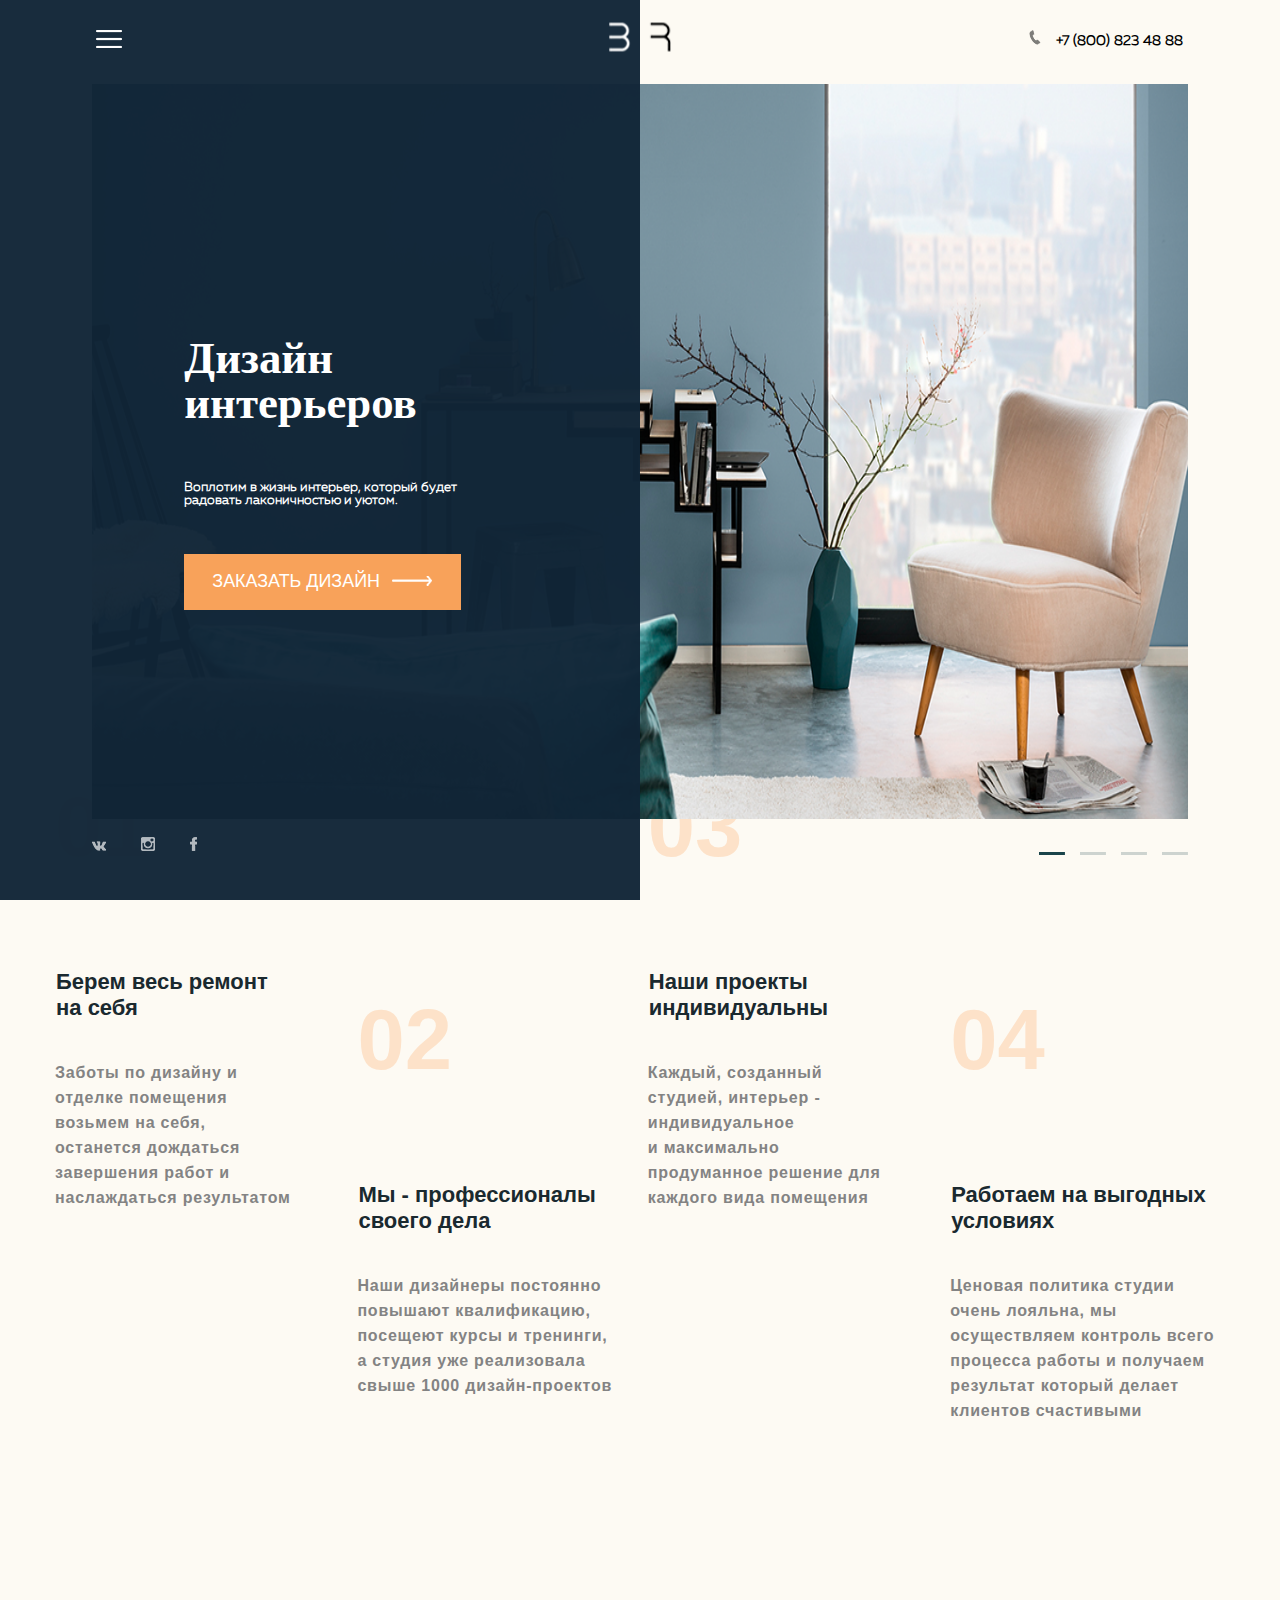
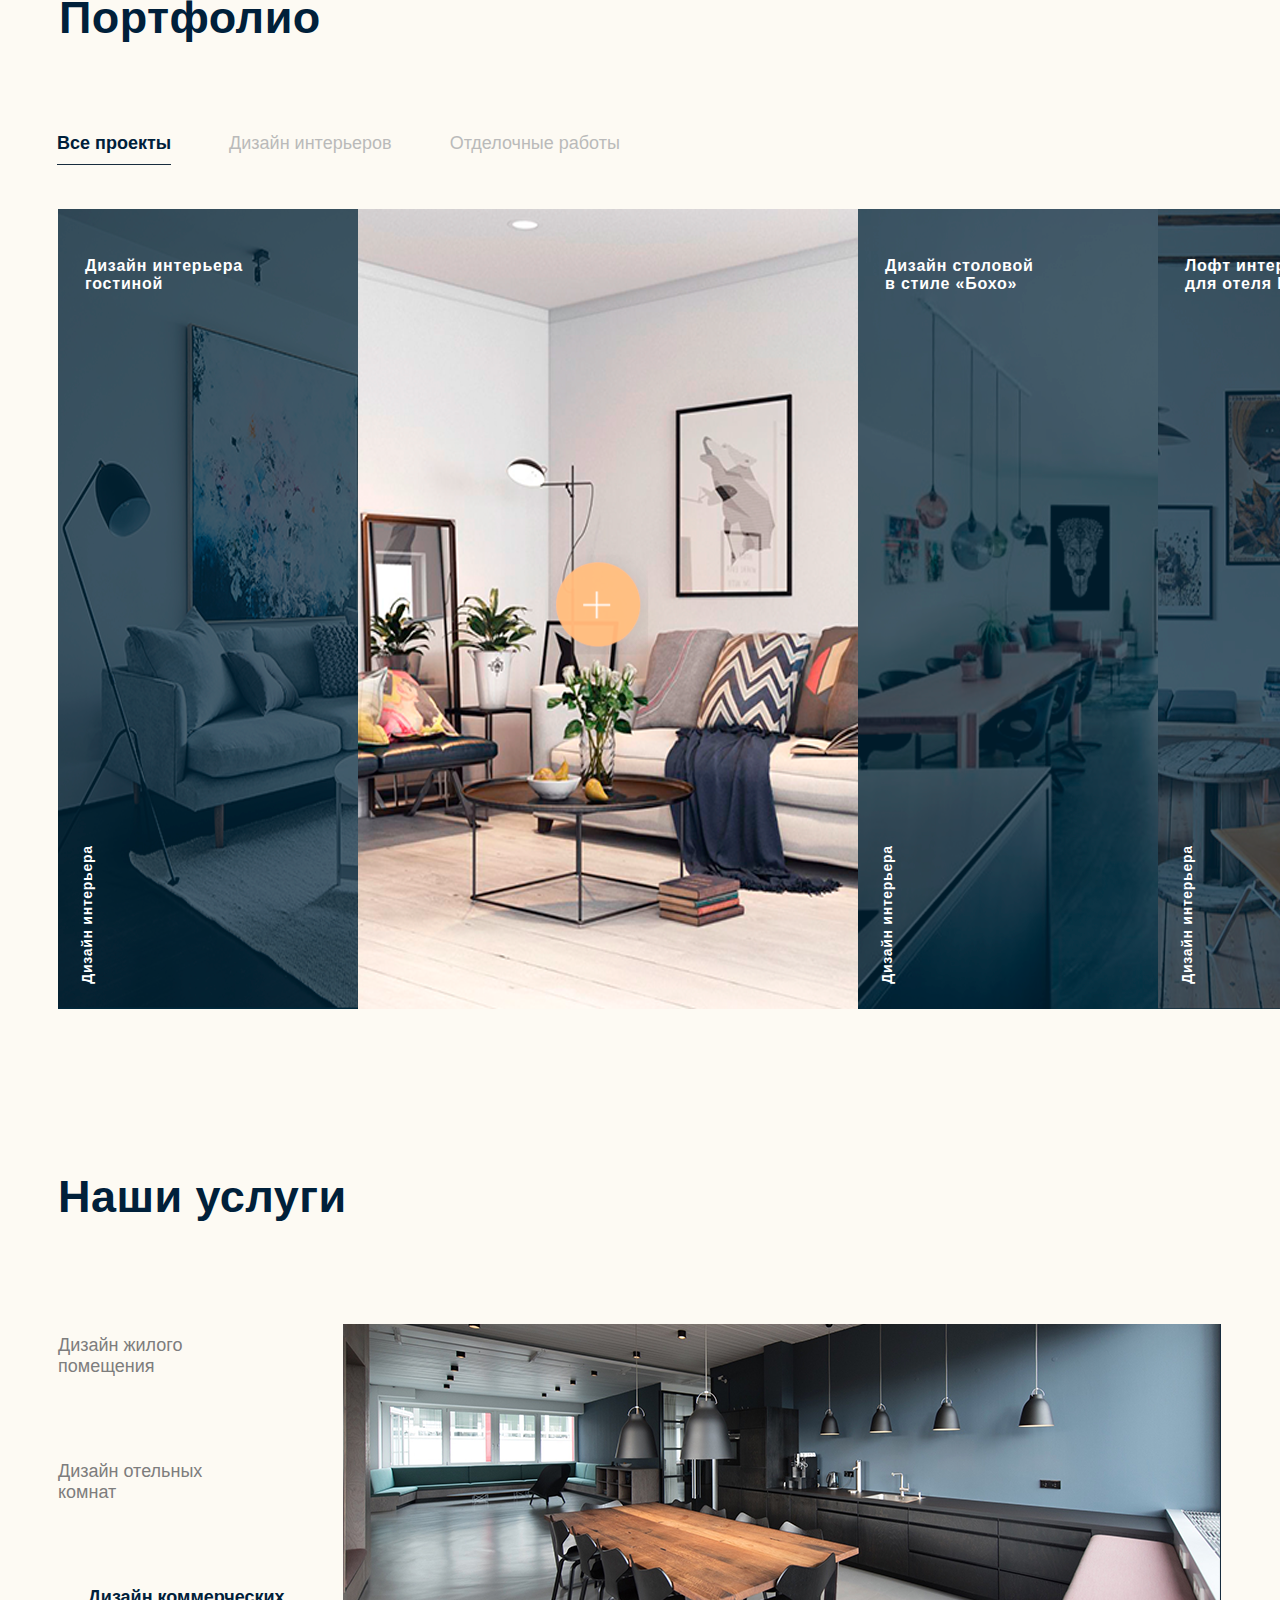
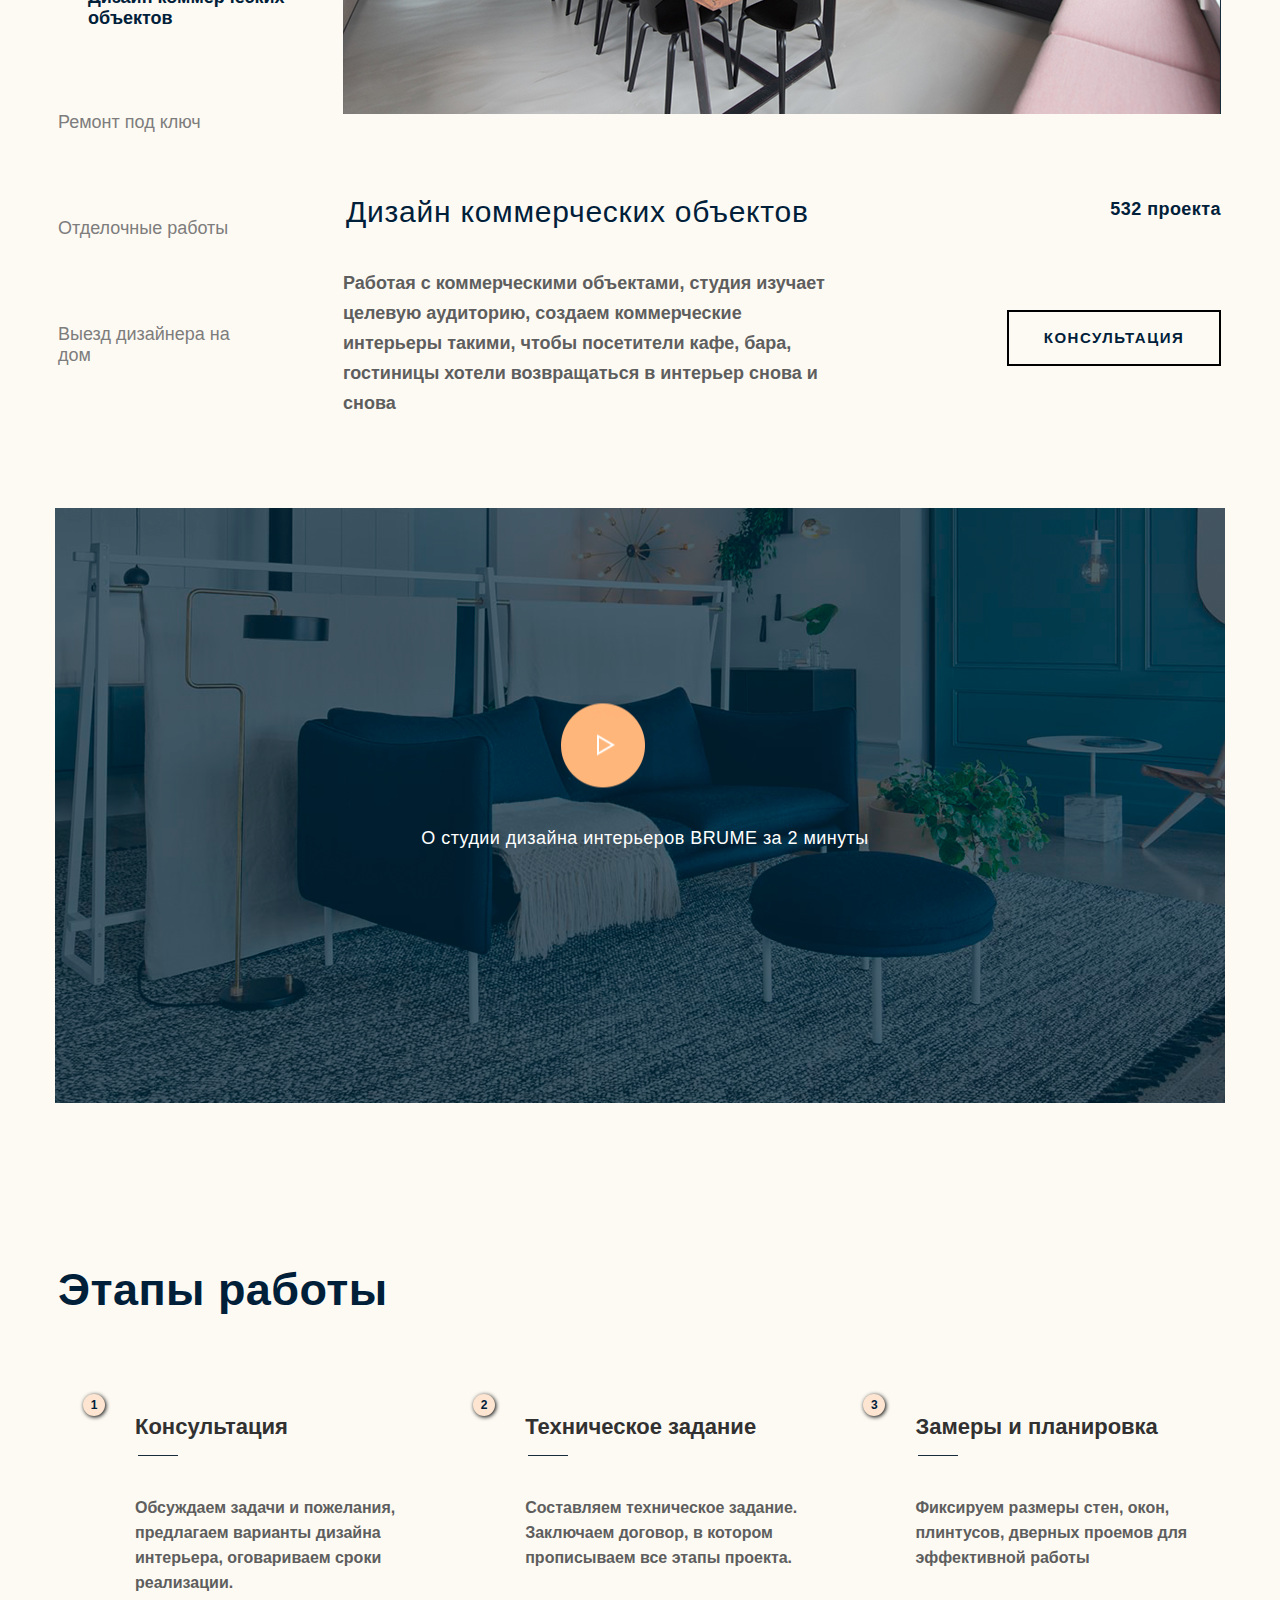
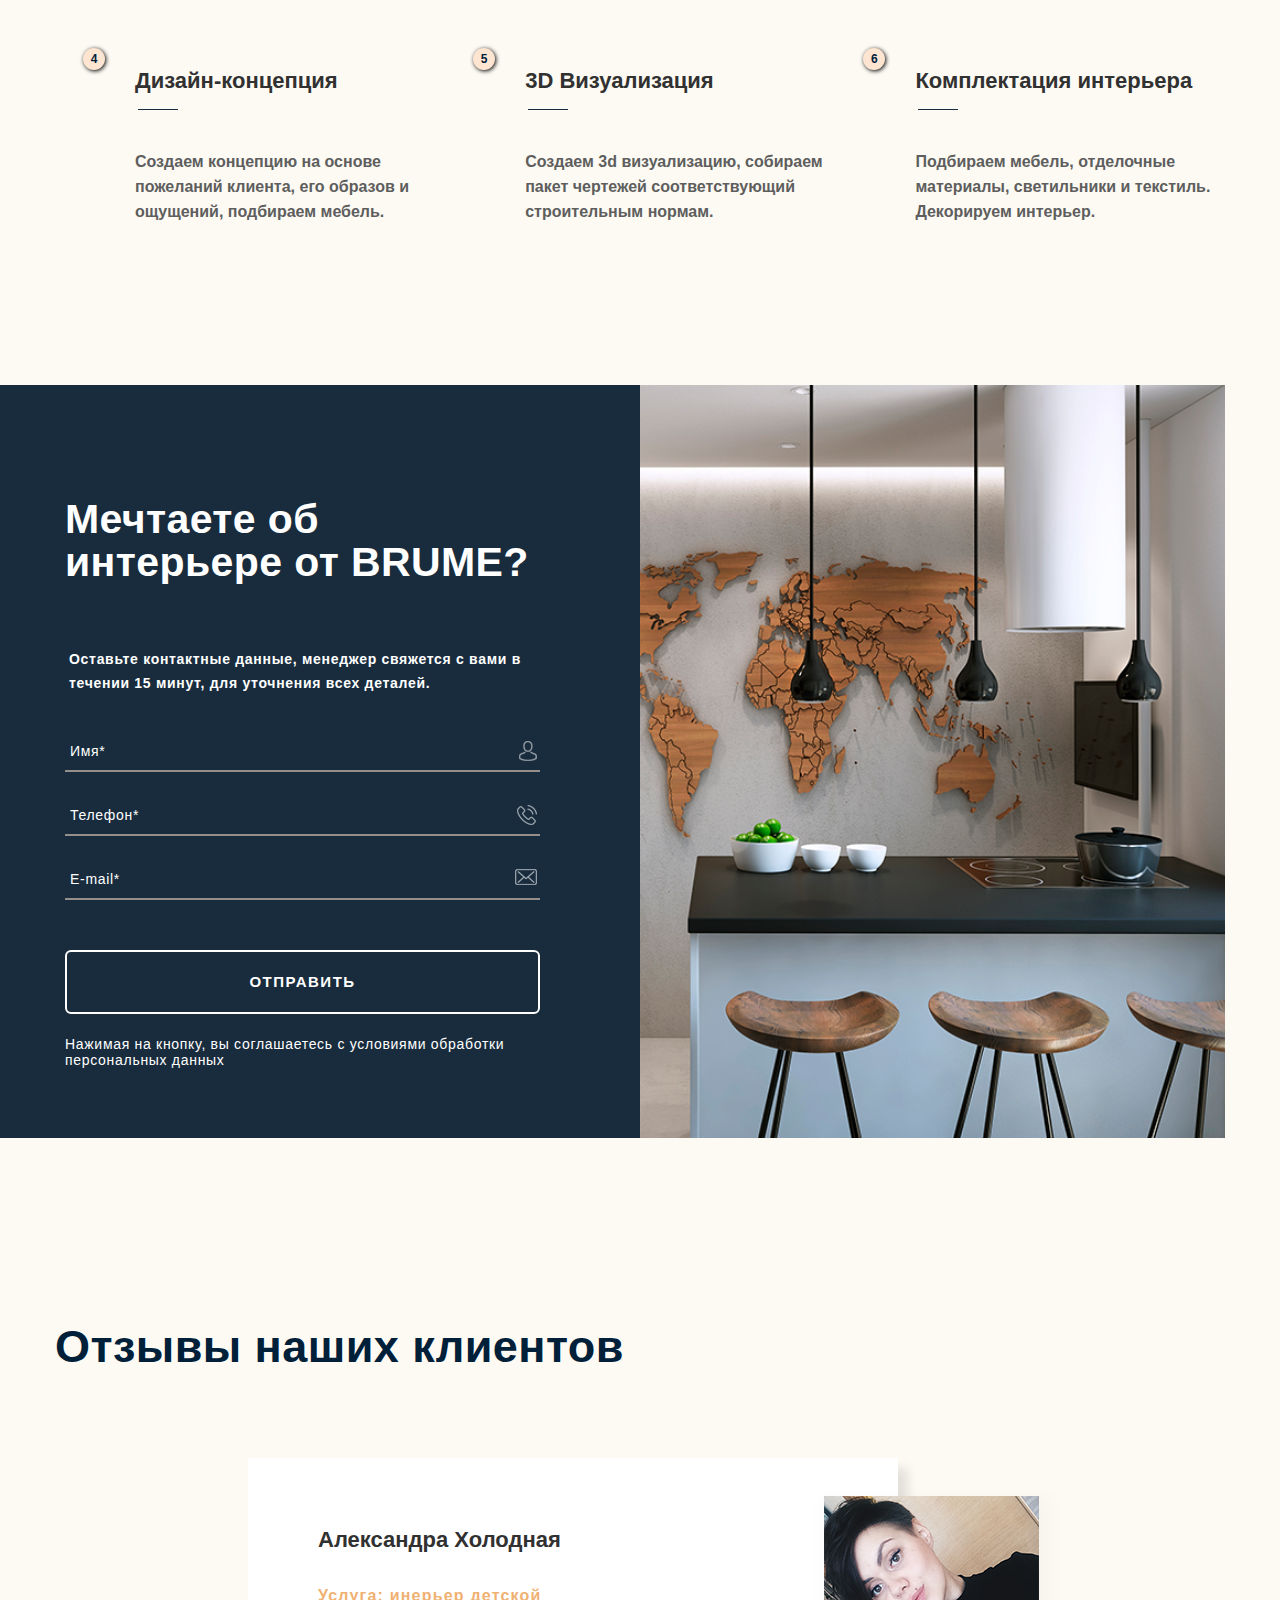
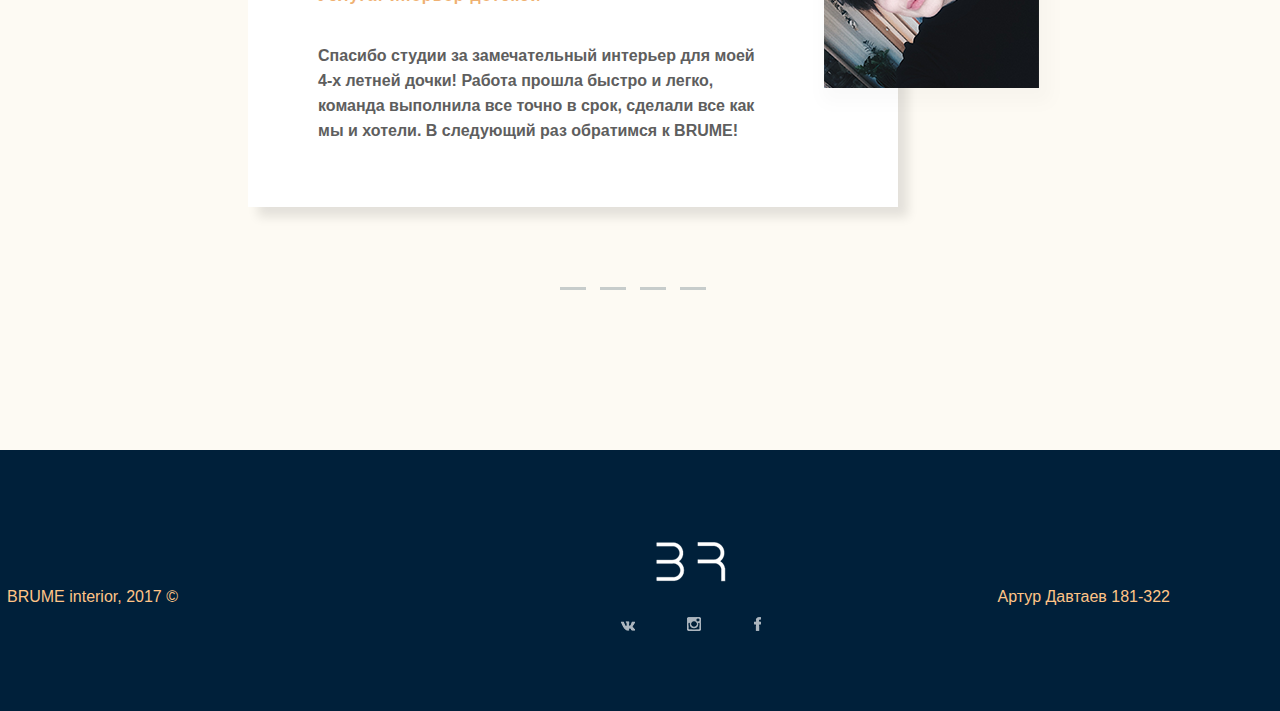
<file: 1.5/index.html>
<html lang="en">
<head>
    <meta charset="UTF-8">
    <meta name="viewport" content="width=device-width, initial-scale=1.0">
    <meta http-equiv="X-UA-Compatible" content="ie=edge">
    <link rel="stylesheet" href="style.css">
    <title>BR</title>
</head>
<body>
    <header>
        <div class="logo"><img src="images/logo.png"></div>
        <div class="bmenu"><img src="images/menuicon.png"></div>
        <div class="phone-container">
            <img src="images/phone.png" class="phone">
            <span class="phone-number">+7 (800) 823 48 88</span>
        </div>   
    </header>
    <section>
        <div class="main">
            <div class="left1"></div>
            <div class="main-img"><img src="images/main.png" class="stul"></div>
            <div class="design"><h1>Дизайн<br>
                    интерьеров
            </h1></div>
            <div class="div-mbutton">
                <button class="mbutton"></button>
                <p class="order">ЗАКАЗАТЬ ДИЗАЙН</p>
                <img src="images/Arrow-OutRight-icon.png" class="arrow">
            </div>
            <div class="cvoplotim"><p class="voplotim">Воплотим в жизнь интерьер, который будет<br>радовать лаконичностью и уютом.</p></div>
            <div class="socialmedia">
                <img src="images/vk.png">
                <img src="images/insta.png" class="insta">
                <img src="images/fb.png" class="fb">
            </div>
            <div class="slider">
                <img src="images/Прямоугольник nc.png" class="sliderfirstimg">
                <img src="images/Прямоугольник nc.png" class="sliderimg">
                <img src="images/Прямоугольник nc.png" class="sliderimg">
                <img src="images/Прямоугольник с.png" class="sliderimg">
            </div>
        </div>
    </section>
    <section class="next">
        <section class="advantages">
			<div class="advantageswr">
				<a name="advantages"></a>
				<ul class="advantageslist">
					<li class="advantagesitem">
						<p class="advantagesitemnumber">01</p>
						<p class="advantagesitemtitle">Берем весь ремонт<br> на себя</p>
						<p class="advantagesitemdesk">Заботы по дизайну и отделке помещения возьмем на себя, останется дождаться завершения работ и наслаждаться результатом</p>
					</li>
					<li class="advantagesitem">
						<p class="advantagesitemnumber">02</p>
						<p class="advantagesitemtitle">Мы - профессионалы своего дела</p>
						<p class="advantagesitemdesk">Наши дизайнеры постоянно повышают квалификацию, посещеют курсы и тренинги,<br> а студия уже реализовала свыше 1000 дизайн-проектов</p>
					</li>
					<li class="advantagesitem">
						<p class="advantagesitemnumber">03</p>
						<p class="advantagesitemtitle">Наши проекты индивидуальны</p>
						<p class="advantagesitemdesk">Каждый, созданный студией, интерьер - индивидуальное<br> и максимально продуманное решение для каждого вида помещения</p>
					</li>
					<li class="advantagesitem">
						<p class="advantagesitemnumber">04</p>
						<p class="advantagesitemtitle">Работаем на выгодных условиях</p>
						<p class="advantagesitemdesk">Ценовая политика студии очень лояльна,  мы осуществляем контроль всего процесса работы  и получаем результат который делает клиентов счастивыми</p>
					</li>
				</ul>
			</div>
		</section>
		<section class="portfolio">
			<div class="portfoliowr">
				<a name="portfolio"></a>
				<h2 class="portfoliotitle">Портфолио</h2>
				<ul class="portfoliolist">
					<li class="portfolioitem portfolioitem--active">
						<a class="portfoliolink" href="#">Все проекты</a>
					</li>
					<li class="portfolioitem">
						<a class="portfoliolink" href="#">Дизайн интерьеров</a>
					</li>
					<li class="portfolioitem">
						<a class="portfoliolink" href="#">Отделочные работы</a>
					</li>
				</ul>
				<div class="portfolioslider">
					<div class="slider1 slider-desktop">
                        <picture>
						    <img class="portfolio-img" src="images/6.png" alt="Дизайн интерьера гостиной">		
                        </picture>				
						<p class="portfolio-img-desk mobile-only">Дизайн интерьера гостиной</p>
					</div>
					<div class="slider1 slider-desktop--active">
						<picture>
							<img src="images/9.png"  alt="Дизайн интерьера гостиной">
						</picture>
						<p class="portfolio-img-desk mobile-only"></p>
					</div>
					<div class="slider1">
						<picture>
							<img src="images/7.png"  alt="Дизайн столовой в стиле «Бохо»">
						</picture>
						<p class="portfolio-img-desk">Дизайн столовой в стиле «Бохо»</p>
					</div>
					<div class="slider1">
						<picture>
							<img src="images/8.png" alt="Лофт интерьер для отеля Hiloft">
						</picture>
						<p class="portfolio-img-desk mobile-only">Лофт интерьер для отеля Hiloft</p>
					</div>
				</div>
			</div>
		</section>

		<section class="services">
			<div class="serviceswr">
				<a name="services"></a>
				<h2 class="servicestitle">Наши услуги</h2>
				<ul class="serviceslist">
					<li class="servicesitem">
						<a class="serviceslink" href="#">Дизайн жилого помещения</a>
					</li>
					<li class="servicesitem">
						<a class="serviceslink" href="#">Дизайн отельных комнат</a>
					</li>
					<li class="servicesitem serviceslink--active">
						<a class="serviceslink" href="#">Дизайн коммерческих объектов</a>
					</li>
					<li class="servicesitem">
						<a class="serviceslink" href="#">Ремонт под ключ</a>
					</li>
					<li class="servicesitem">
						<a class="serviceslink" href="#">Отделочные работы</a>
					</li>
					<li class="servicesitem">
						<a class="serviceslink" href="#">Выезд дизайнера на дом</a>
					</li>
				</ul>
				<div class="servicesmenu menu">
					<picture>	
						<img src="images/image1.png" alt="Дизайн коммерческих объектов">
					</picture>
					<h2 class="menutitle">Дизайн коммерческих объектов</h2>
					<p class="menucount">532 проекта</p>
					<p class="menudesk">Работая с коммерческими объектами, студия изучает целевую аудиторию, создаем коммерческие интерьеры такими, чтобы посетители кафе, бара, гостиницы хотели возвращаться в интерьер снова и снова</p>
					<a href="#" class="button menubutton">Консультация</a>
				</div>
			</div>
		</section>
		<section class="about">
			<div class="aboutwr">
				<h2 class="abouttitle">О студии дизайна интерьеров BRUME за 2 минуты</h2>
				<div class="aboutplay"></div>
				<picture>	
					<img src="images/48.png" alt="Video">
				</picture>
			</div>
		</section>
		<section class="phase-work">
			<div class="phase-workwr">
				<h2 class="phase-worktitle">Этапы работы</h2>
				<ul class="phase-worklist">
					<li class="phase-workitem">
						<p class="phase-workname">Консультация</p>
						<p class="phase-workdesk">Обсуждаем задачи и пожелания, предлагаем варианты дизайна интерьера, оговариваем сроки реализации.</p>
					</li>
					<li class="phase-workitem">
						<p class="phase-workname">Техническое задание</p>
						<p class="phase-workdesk">Составляем техническое задание. Заключаем договор, в котором прописываем все этапы проекта.</p>
					</li>
					<li class="phase-workitem">
						<p class="phase-workname">Замеры и планировка</p>
						<p class="phase-workdesk">Фиксируем размеры стен, окон, плинтусов, дверных проемов  для эффективной работы</p>
					</li>
					<li class="phase-workitem">
						<p class="phase-workname">Дизайн-концепция</p>
						<p class="phase-workdesk">Создаем концепцию на основе пожеланий клиента, его образов и ощущений, подбираем мебель.</p>
					</li>
					<li class="phase-workitem">
						<p class="phase-workname">3D Визуализация</p>
						<p class="phase-workdesk">Создаем 3d визуализацию, собираем пакет чертежей соответствующий строительным нормам.</p>
					</li>
					<li class="phase-workitem">
						<p class="phase-workname">Комплектация интерьера</p>
						<p class="phase-workdesk">Подбираем мебель, отделочные материалы, светильники и текстиль. Декорируем интерьер.</p>
					</li>
				</ul>
			</div>
		</section>
		<section class="request">
			<a name="form"></a>
			<div class="requestwr">
				<div class="form-1">
				<p class="requestqst">Мечтаете<br class="request-mobile"> об интерьере от BRUME?</p>
				<p class="requestdesk">Оставьте контактные данные, менеджер свяжется с вами в течении 15 минут, для уточнения всех деталей.</p>
				<form class="form-page" method="post" action="mailto:annekorty@gmail.com" enctype="text/plain">
					<p class="input-info input-name">
						<input class="input" type="text" name="name" placeholder="Имя*" required="">
					</p>
					<p class="input-info input-tel">
						<input class="input" type="tel" name="tel" placeholder="Телефон*" required="">
					</p>
					<p class="input-info input-mail">
						<input class="input" type="email" name="email" placeholder="E-mail*" required="">
					</p>
					<button class="button request-button" type="submit">Отправить</button>
					<span class="request-dop">Нажимая на кнопку, вы соглашаетесь с условиями обработки персональных данных</span>
				</form>
				</div>
				<div class="form-2"></div>
			</div>
		</section>
		<section class="reviews">
			<div class="reviewswr">
				<a name="reviews"></a>
				<h2 class="reviewstitle">Отзывы наших клиентов</h2>
				<ul class="reviewslist">
					<li class="reviewsitem reviewsitem--active">
						<img class="reviews-img" src="images/2802.png" alt="Фото">
						<p class="reviewsauthor">Александра Холодная</p>
						<p class="reviewsservices">Услуга: инерьер детской</p>
						<p class="reviewsdesk">Спасибо студии за замечательный интерьер для моей 4-х летней дочки! Работа прошла быстро и легко, команда выполнила все точно в срок, сделали все как  мы и хотели. В следующий раз обратимся к BRUME!</p>
					</li>
				</ul>
				<div class="reviewsslides">
					<input class="reviewsslide" type="radio" name="slide" id="1" checked="">
					<label class="reviews-lbl" for="1"></label>
					<input class="reviewsslide" type="radio" name="slide" id="2">
					<label class="reviews-lbl" for="2"></label>
					<input class="reviewsslide" type="radio" name="slide" id="3">
					<label class="reviews-lbl" for="3"></label>
					<input class="reviewsslide" type="radio" name="slide" id="4">
					<label class="reviews-lbl" for="4"></label>
				</div>
			</div>
		</section>
	</main>
	<footer class="page-footer">
		<a name="contacts"></a>
		<div class="page-footerwr">
			<p class="footeryear">BRUME interior, 2017 ©</p>
			<div class="footer-group">
				<p class="footer-logo">
					<img src="images/logo1.png" alt="LOGO" width="70" height="40">
				</p>
				<div class="footer-social">
					<ul class="footer-sociallist">
						<li class="footer-socialitem">
		          <a class="footer-sociallink" href="#">		          	
		          	<picture>
		          		<source media="(min-width: 768px)">		
		          		<img src="images/vk.png" alt="Мы в VK">
		          	</picture>
		          </a>
		        </li>
		        <li class="footer-socialitem">
		          <a class="footer-sociallink" href="#">		          	
		          	<picture>
		          		<source media="(min-width: 768px)">
		          		<img src="images/instagram.png" alt="Мы в Инстаграме">
		          	</picture>
		        	</a>
		        </li>
						<li class="footer-socialitem">
							<a class="footer-sociallink" href="#">								
								<picture>
									<source media="(min-width: 768px)">
									<img src="images/facebook.png" alt="Мы в Фейсбуке">
								</picture>
							</a>
						</li>  
					</ul>
				</div>
			</div>
			<p class="author">Артур Давтаев 181-322</p>
		</div>
	</footer>
    </section>
</body>
</html>
</file>
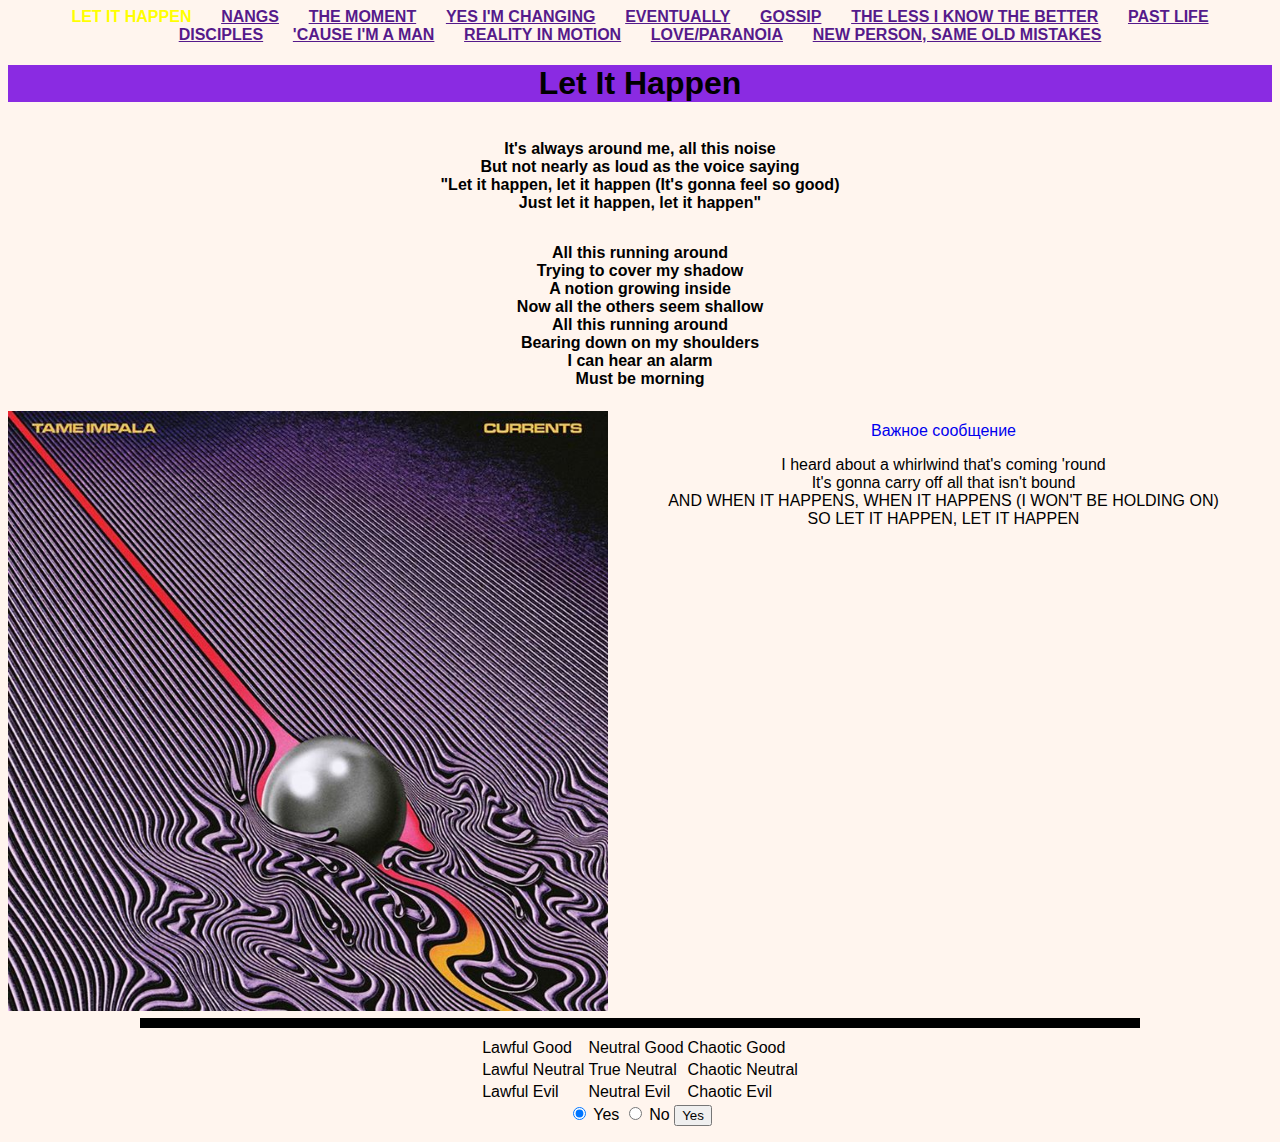
<file: Let It Happen/index.html>
<html lang="en">
<head>
    <meta charset="UTF-8">
    <meta name="viewport" content="width=device-width, initial-scale=1.0">
    <meta http-equiv="X-UA-Compatible" content="ie=edge">
    <title>Let It Happen</title>
    <link rel="stylesheet" href="styles.css">
</head>
<body align="center">
    <nav>
        <ul>
            <li><a>Let It Happen</a></li>
            <li><a href="">Nangs</a></li>
            <li><a href="">The Moment</a></li>
            <li><a href="">Yes I'm Changing</a></li>
            <li><a href="">Eventually</a></li>
            <li><a href="">Gossip</a></li>
            <li><a href="">The Less I Know The Better</a></li>
            <li><a href="">Past Life</a></li>
            <li><a href="">Disciples</a></li>
            <li><a href="">'Cause I'm A Man</a></li>
            <li><a href="">Reality In Motion</a></li>
            <li><a href="">Love/Paranoia</a></li>
            <li><a href="">New Person, Same Old Mistakes</a></li>
        </ul>
    </nav>
    <div class="song-title"><h1 align="center">Let It Happen</h1></div>
    <div class="suka"><p class="v1"><b>It's always around me, all this noise<br>
    But not nearly as loud as the voice saying<br>
            "Let it happen, let it happen (It's gonna feel so good)<br>
            Just let it happen, let it happen"</b></p></div>
        <p><b>All this running around<br>
            Trying to cover my shadow<br>
            A notion growing inside<br>
            Now all the others seem shallow<br>
            All this running around<br>
            Bearing down on my shoulders<br>
            I can hear an alarm<br>
            Must be morning</b></p>
    <img src="Currents.jpg" alt="Currents"><br>
    <a href="http://revelation.slonique.net/" class="im">Важное сообщение</a>
    <ul>
        <li>I heard about a whirlwind that's coming 'round</li>
        <li>It's gonna carry off all that isn't bound</li>
        <li class="chor">And when it happens, when it happens (I won't be holding on)</li>
        <li class="chor">So let it happen, let it happen</li>
    </ul>
    <hr>
    <table align="center">
        <tr>
            <td>Lawful Good</td>
            <td>Neutral Good</td>
            <td>Chaotic Good</td>
        </tr>
        <tr>
            <td>Lawful Neutral</td>
            <td>True Neutral</td>
            <td>Chaotic Neutral</td>
        </tr>
        <tr>
            <td>Lawful Evil</td>
            <td>Neutral Evil</td>
            <td>Chaotic Evil</td>
        </tr>
    </table>
    <form method="POST"> 
        <label>
            <input type="radio" name="tame" checked> Yes
        </label>
        <label>
            <input type="radio" name="tame"> No
        </label>
        <input type="submit" value="Yes">
        </form>
</body>
</html>
</file>
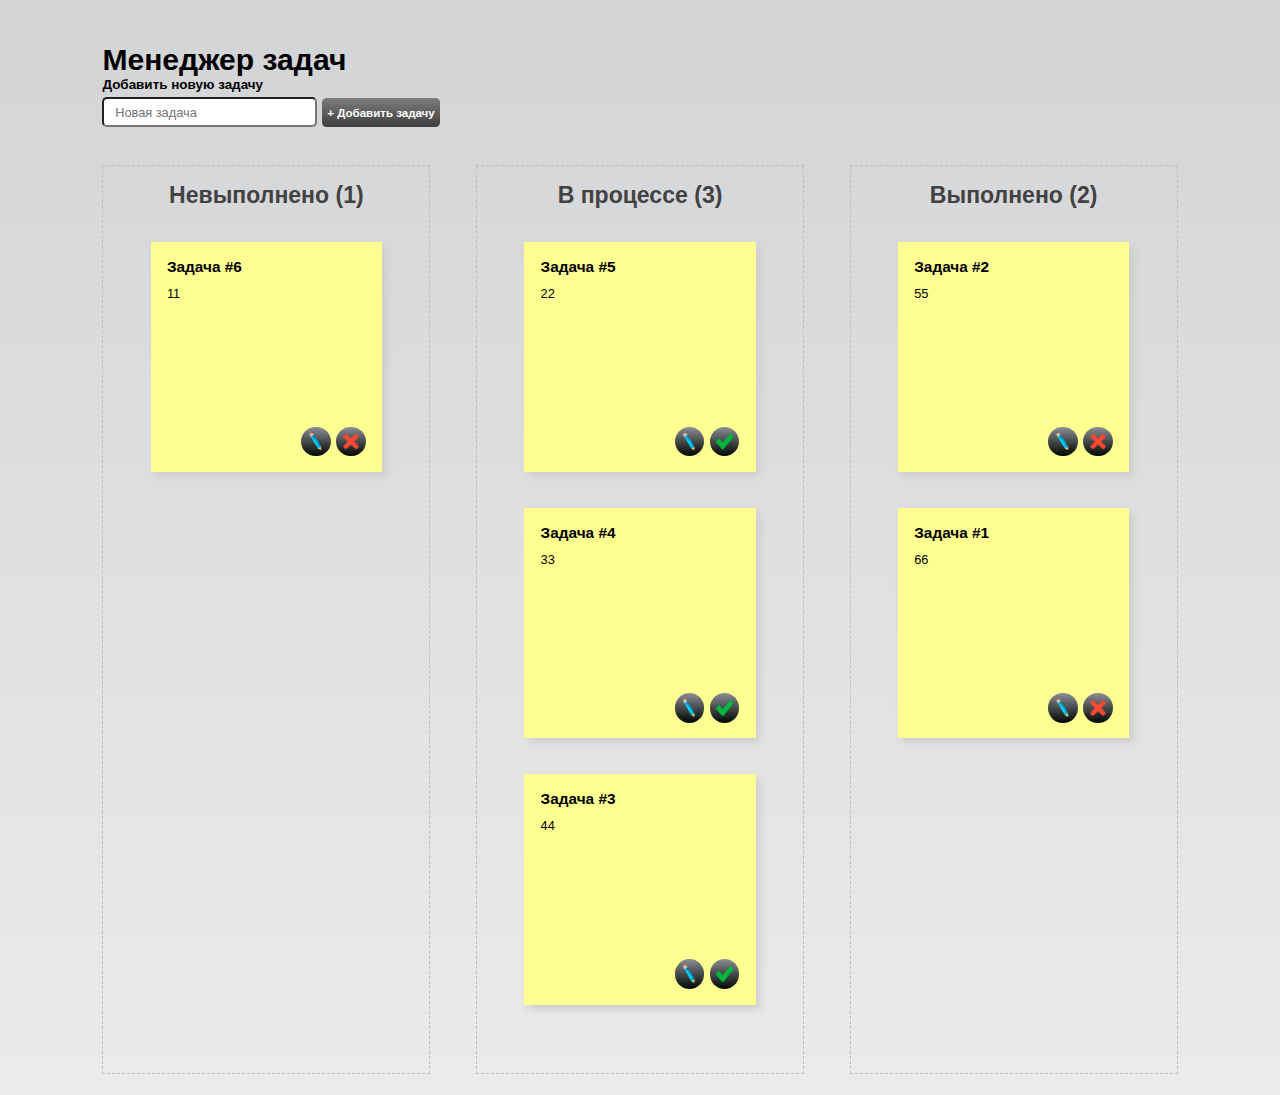
<file: task messenger/index.html>
<!DOCTYPE html>
<html>
<head>
    <meta charset="UTF-8">
    <title>Менеджер задач</title>
    <link rel="stylesheet" href="style.css">
    <meta name="viewport" content="width=device-width, initial-scale=1.0">
    <link rel="shortcut icon" href="img/favicon.ico" type="image/x-icon">
</head>
<body>
    <header class="clearfix">
    <h1>Менеджер задач</h1>
    <div class="form">
        <label class="form-text" for="new-task-field">Добавить новую задачу</label>
        <label><input class="new-task-field" type="text" name="new-task" id="new-task-field" placeholder="Новая задача">
        <input class="new-task-button" type="submit" value="+ Добавить задачу"></label>
    </div>
    </header>
    <main class="main">
    <div class="main-item backlog">
        <h2>Невыполнено (<span class="number-of-tasks number-of-backlog-tasks">1</span>)</h2>
        <ul class="js-lists-of-tasks" data-select="0">
        <li>
            <h3>Задача #<span class="task-number">6</span></h3>
            <p>11</p>
            <img class="action-img delete" src="img/delete.png" alt="Удалить" title="Удалить">
            <img class="action-img edit" src="img/edit.png" alt="Изменить" title="Изменить">
        </li>
        </ul>
    </div>
    <div class="main-item in-progress">
        <h2>В процессе (<span class="number-of-tasks number-of-in-progress-tasks">3</span>)</h2>
        <ul class="js-lists-of-tasks"  data-select="1">
        <li draggable="true">
            <h3>Задача #<span>5</span></h3>
            <p>22</p>
            <img class="action-img done" src="img/done.png" alt="Выполнено" title="Выполнено">
            <img class="action-img edit" src="img/edit.png" alt="Изменить" title="Изменить">
        </li>
        <li>
            <h3>Задача #<span>4</span></h3>
            <p>33</p>
            <img class="action-img done" src="img/done.png" alt="Выполнено" title="Выполнено">
            <img class="action-img edit" src="img/edit.png" alt="Изменить" title="Изменить">
        </li>
        <li>
            <h3>Задача #<span>3</span></h3>
            <p>44</p>
            <img class="action-img done" src="img/done.png" alt="Выполнено" title="Выполнено">
            <img class="action-img edit" src="img/edit.png" alt="Изменить" title="Изменить">
        </li>
        </ul>
    </div>
    <div class="main-item div-done">
        <h2>Выполнено (<span class="number-of-tasks number-done-tasks">2</span>)</h2>
        <ul class="js-lists-of-tasks"  data-select="2">
        <li>
            <h3>Задача #<span>2</span></h3>
            <p>55</p>
            <img class="action-img delete" src="img/delete.png" alt="Удалить" title="Удалить">
            <img class="action-img edit" src="img/edit.png" alt="Изменить" title="Изменить">
        </li>
        <li>
            <h3>Задача #<span>1</span></h3>
            <p>66</p>
            <img class="action-img delete" src="img/delete.png" alt="Удалить" title="Удалить">
            <img class="action-img edit" src="img/edit.png" alt="Изменить" title="Изменить">
        </li>
        </ul>
    </div>
    </main>
    <script src="app.js"></script>
</body>
</html>
</file>
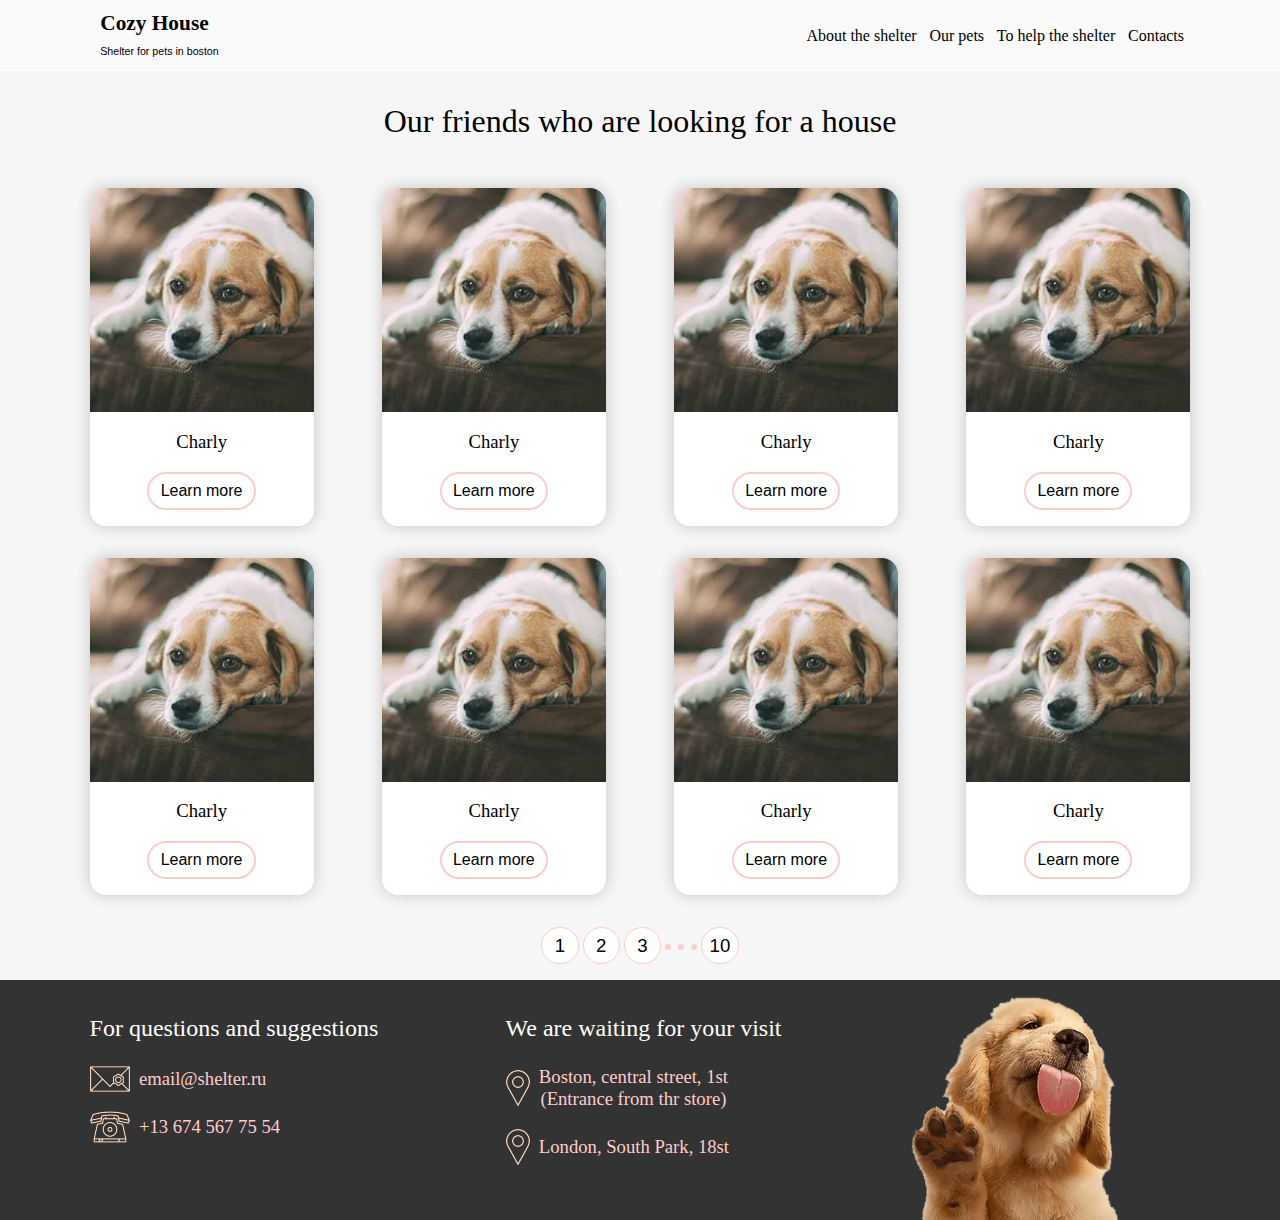
<file: tries/cozy house/index.html>
<!DOCTYPE html>
<html lang="en">
<head>
	<meta charset="UTF-8">
	<title>CozyHouse</title>
	<link rel="stylesheet" href="main.css">
	<script src="popup.js" defer></script>
	<script src="menu.js" defer></script>
</head>
<body>
	<div id="shadow" class="hide"></div>
	<header>
		<div class="logo">
			<b>Cozy House</b> <br>
			<span>Shelter for pets in boston</span>
		</div>
		<nav>
			<div class="meun">Menu</div>
			<div class="meun">About the shelter</div>
			<div class="meun">Our pets</div>
			<div class="meun">To help the shelter</div>
			<div class="meun">Contacts</div>
		</nav>
	</header>
	
	<div class="main-container">
		<div class="header">
			Our friends who are looking for a house
		</div>
		<div class="pets">
			<div class="pet-card">
				<div>
					<img src="i/charly.jpg" alt="фотка живоного">
				</div>
				<p>Charly</p>
				<button value="1">Learn more</button>
				<span></span>
			</div>
			<div class="pet-card">
				<div>
					<img src="i/charly.jpg" alt="фотка живоного">
				</div>
				<p>Charly</p>
				<button value="2">Learn more</button>
			</div>
			<div class="pet-card">
				<div>
					<img src="i/charly.jpg" alt="фотка живоного">
				</div>
				<p>Charly</p>
				<button value="3">Learn more</button>
			</div>
			<div class="pet-card">
				<div>
					<img src="i/charly.jpg" alt="фотка живоного">
				</div>
				<p>Charly</p>
				<button value="4">Learn more</button>
			</div>
			<div class="pet-card">
				<div>
					<img src="i/charly.jpg" alt="фотка живоного">
				</div>
				<p>Charly</p>
				<button value="5">Learn more</button>
			</div>
			<div class="pet-card">
				<div>
					<img src="i/charly.jpg" alt="фотка живоного">
				</div>
				<p>Charly</p>
				<button value="6">Learn more</button>
			</div>
			<div class="pet-card">
				<div>
					<img src="i/charly.jpg" alt="фотка живоного">
				</div>
				<p>Charly</p>
				<button value="7">Learn more</button>
			</div>
			<div class="pet-card">
				<div>
					<img src="i/charly.jpg" alt="фотка живоного">
				</div>
				<p>Charly</p>
				<button value="8">Learn more</button>
			</div>
		</div>
		<div class="buttons">
			<button>1</button>
			<button>2</button>
			<button>3</button>
			<div></div>
			<button>10</button>
		</div>
	</div>
	
	<div class="popup">
		<div class="imgbox">
			<img src="i/charly.jpg" alt="animal">
		</div>
		<div class="textbox">
			<h2>Charly</h2>
			<h4>Pooch</h4>
			<p>Lorem ipsum dolor sit amet, consectetur adipisicing elit. Maiores, nulla perspiciatis perferendis rem unde excepturi mollitia illum veritatis ex autem! Voluptatem ut ullam consectetur odio distinctio reprehenderit hic minus similique eaque, tenetur maxime quos, ea aperiam, ab laboriosam repudiandae! Cupiditate!</p>
			<ul>
				<li class="age">Age:</li>
				<li class="inoculations">Inoculations:</li>
				<li class="diseases">Diseases:</li>
				<li class="parasites">Parasites:</li>
			</ul>
		</div>
		<button>x</button>
	</div>



	<footer>
		<div class="contacts">
			<p>For questions and suggestions</p>
			<p>
				<img src="i/mail.png" alt="e-mail">
				&nbsp;&nbsp;email@shelter.ru
			</p>
			<p>
				<img src="i/telephone.png" alt="phone">
				&nbsp;&nbsp;+13&nbsp;674&nbsp;567&nbsp;75&nbsp;54
			</p>
		</div>
		<div class="adress">
			<p>We are waiting for your visit</p>
			<p>
				<img src="i/geo.png" alt="location">
				&nbsp;&nbsp;Boston, central street, 1st <br>
				&nbsp;&nbsp;(Entrance from thr store)
			</p>
			<p>
				<img src="i/geo.png" alt="location">
				&nbsp;&nbsp;London, South Park, 18st
			</p>
		</div>
		<div class="picture">
			<img src="i/footer-dog.png" alt="doge">
		</div>
	</footer>
</body>
</html>
</file>
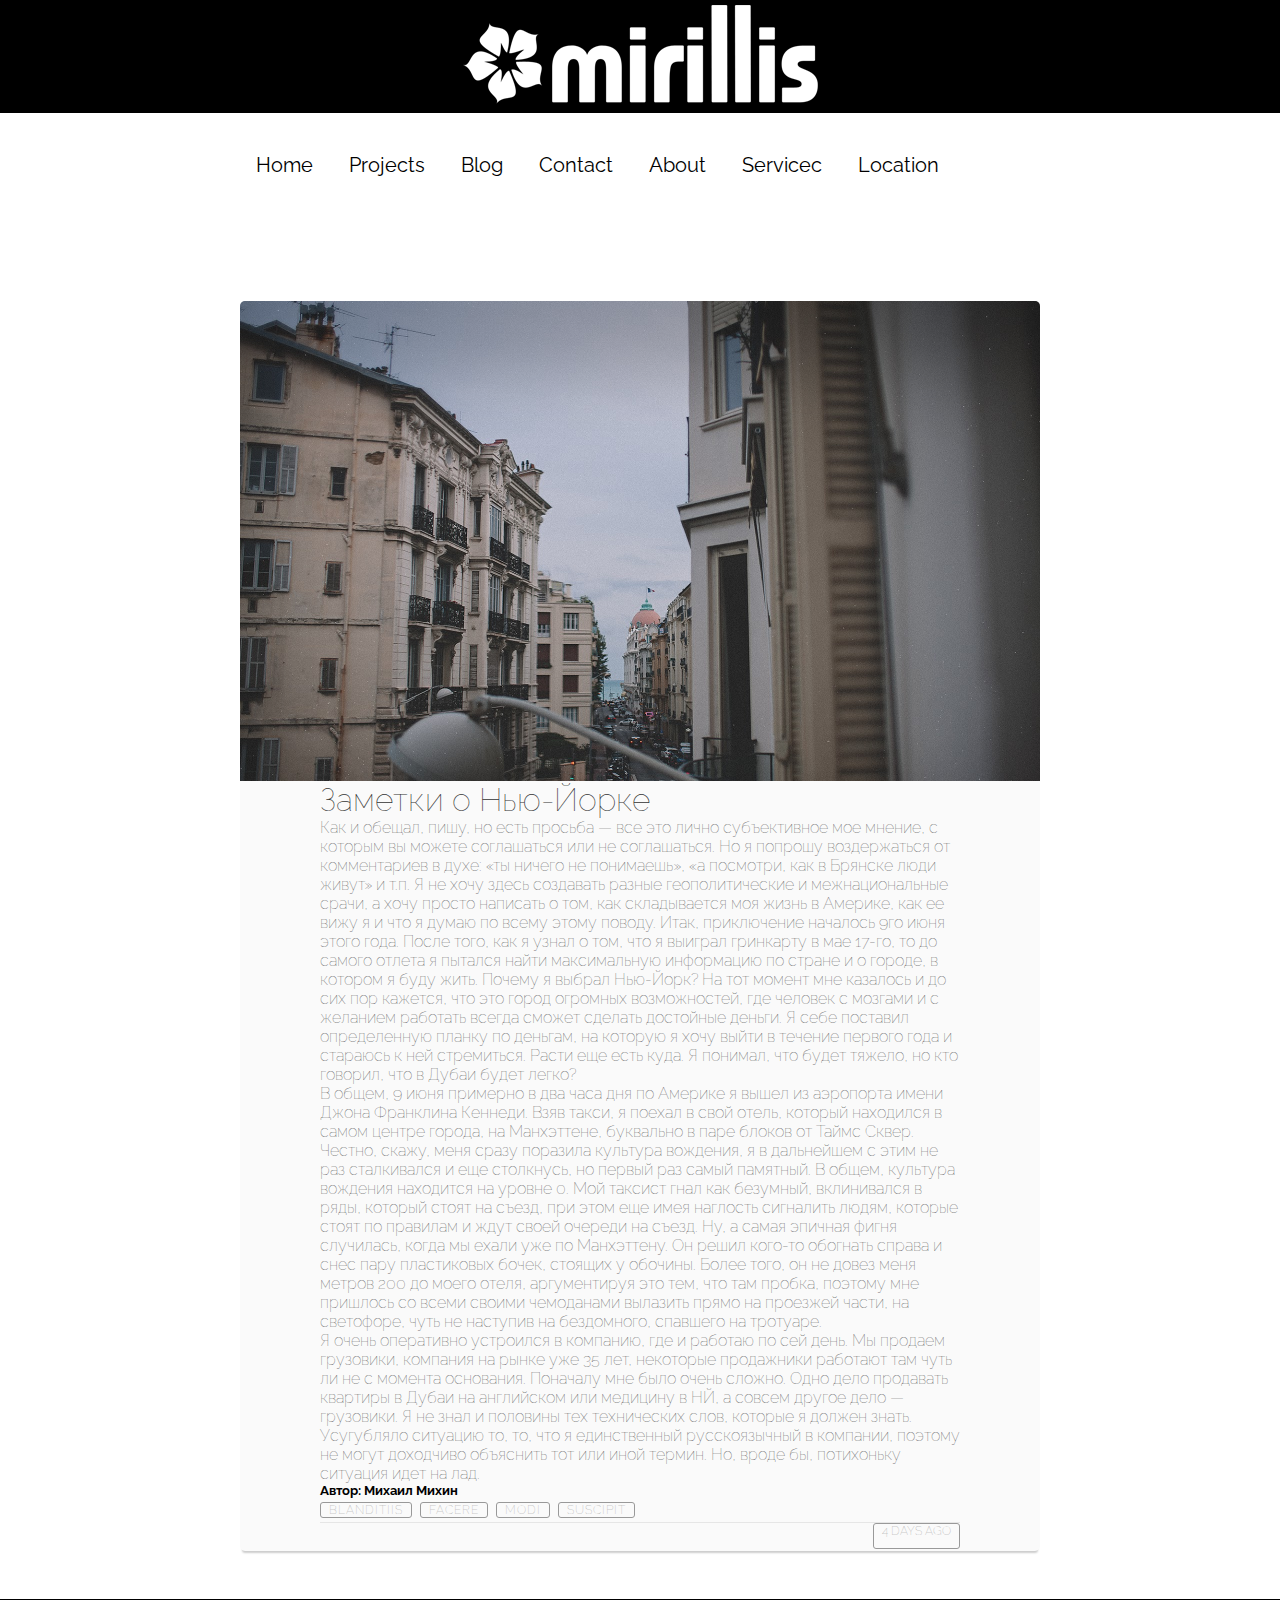
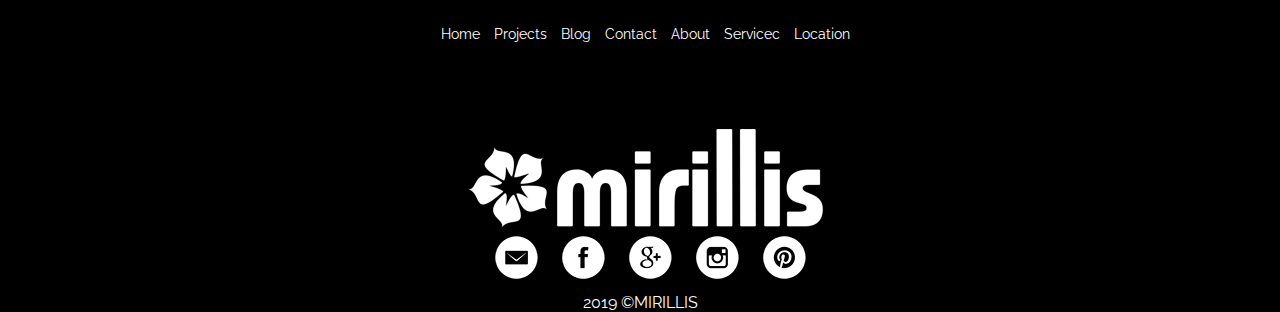
<file: tries/lab_5 второй сем/block.html>
<!DOCTYPE html>
<html lang="en">

  <head>
    <meta charset="UTF-8">
    <title>MIRILLIS</title>
    <link rel="stylesheet" href="style.css">
    <link href="https://fonts.googleapis.com/css?family=Raleway" rel="stylesheet">
<meta name="viewport" content="width=device-width, initial-scale=1">
  </head>

  <body>
    <header>
      <div class="logo">
        <a href="index.html"><img class = "graficlogo" src="img/logo.png" alt="logo"></a>
      </div>
      <nav>
        <div class="topnav" id="myTopnav">
          <a href="#">Home</a>
          <a href="#">Projects</a>
          <a href="#">Blog</a>
          <a href="#">Contact</a>
          <a href="#">About</a>
          <a href="#">Servicec</a>
          <a href="#">Location</a>
          <a id="menu" href="#" class="icon">&#9776;</a>
        </div>
      </nav>
    </header>
<main>
<div class="blog_container">
  <div class="blog_header"><div class="blog_cover"></div></div>
<div class="blog_body">
  <div class="blog_title"><h1><a href="#">Заметки о Нью-Йорке</a></h1></div>
  <div class="blog_text"><p>Как и обещал, пишу, но есть просьба — все это лично субъективное мое мнение, с которым вы можете соглашаться или не соглашаться. Но я попрошу воздержаться от комментариев в духе: «ты ничего не понимаешь», «а посмотри, как в Брянске люди живут» и т.п. Я не хочу здесь создавать разные геополитические и межнациональные срачи, а хочу просто написать о том, как складывается моя жизнь в Америке, как ее вижу я и что я думаю по всему этому поводу. 
Итак, приключение началось 9го июня этого года. После того, как я узнал о том, что я выиграл гринкарту в мае 17-го, то до самого отлета я пытался найти максимальную информацию по стране и о городе, в котором я буду жить. Почему я выбрал Нью-Йорк? На тот момент мне казалось и до сих пор кажется, что это город огромных возможностей, где человек с мозгами и с желанием работать всегда сможет сделать достойные деньги. Я себе поставил определенную планку по деньгам, на которую я хочу выйти в течение первого года и стараюсь к ней стремиться. Расти еще есть куда. Я понимал, что будет тяжело, но кто говорил, что в Дубаи будет легко?</p>
<p>В общем, 9 июня примерно в два часа дня по Америке я вышел из аэропорта имени Джона Франклина Кеннеди. Взяв такси, я поехал в свой отель, который находился в самом центре города, на Манхэттене, буквально в паре блоков от Таймс Сквер. Честно, скажу, меня сразу поразила культура вождения, я в дальнейшем с этим не раз сталкивался и еще столкнусь, но первый раз самый памятный. В общем, культура вождения находится на уровне 0. Мой таксист гнал как безумный, вклинивался в ряды, который стоят на съезд, при этом еще имея наглость сигналить людям, которые стоят по правилам и ждут своей очереди на съезд. Ну, а самая эпичная фигня случилась, когда мы ехали уже по Манхэттену. Он решил кого-то обогнать справа и снес пару пластиковых бочек, стоящих у обочины. Более того, он не довез меня метров 200 до моего отеля, аргументируя это тем, что там пробка, поэтому мне пришлось со всеми своими чемоданами вылазить прямо на проезжей части, на светофоре, чуть не наступив на бездомного, спавшего на тротуаре.</p>
<p>Я очень оперативно устроился в компанию, где и работаю по сей день. Мы продаем грузовики, компания на рынке уже 35 лет, некоторые продажники работают там чуть ли не с момента основания. Поначалу мне было очень сложно. Одно дело продавать квартиры в Дубаи на английском или медицину в НЙ, а совсем другое дело — грузовики. Я не знал и половины тех технических слов, которые я должен знать. Усугубляло ситуацию то, то, что я единственный русскоязычный в компании, поэтому не могут доходчиво объяснить тот или иной термин. Но, вроде бы, потихоньку ситуация идет на лад.</p>
<h5>Автор: Михаил Михин </h5></div>
  <div class="blog-tag"><ul>
    <li><a href="#">Blanditiis</a></li>
    <li><a href="#">facere</a></li>
    <li><a href="#">modi</a></li>
    <li><a href="#">suscipit</a></li>
  </ul></div>
</div>
<div class="blog_footer">
  <ul>
    <li class="published-date"> 4 days ago</li>
  </ul>
</div>
</div>
</main>
<footer>
	<nav>
          <a href="#">Home</a>
          <a href="#">Projects</a>
          <a href="#">Blog</a>
          <a href="#">Contact</a>
          <a href="#">About</a>
          <a href="#">Servicec</a>
          <a href="#">Location</a>
      </nav>
      <div class="logo"><a href="index.html"><img class="graficlogo" src="img/logo.png" alt=""></a></div>
      <div class="social">
      	<a href="#"><img src="img/em.png" alt=""></a>
      	<a href="#"><img src="img/face.png" alt=""></a>
      	<a href="#"><img src="img/goo.png" alt=""></a>
      	<a href="#"><img src="img/inst.png" alt=""></a>
      	<a href="#"><img src="img/pint.png" alt=""></a>
      </div>
      <p>2019 ©MIRILLIS</p>
</footer>

    <script src="myjs.js"></script>
  </body>

</html>
</file>
<file: 1.5/style.css>
@font-face {
    font-family: 'MullerLight';
    src: url("fonts/MullerLight.otf");
}
@import url('https://fonts.googleapis.com/css?family=Playfair+Display:400,400i,700,700i,900,900i&display=swap&subset=cyrillic');
@import url('https://fonts.googleapis.com/css?family=Raleway&display=swap');

body{
    margin:0;
    background-color: #fdfaf3;
    font-family:'Raleway',sans-serif;
    font-weight: 900;
    text-decoration: none;
}

a {
    text-decoration: none;
}

header, .main {
    white-space:nowrap;
}

.main {
    display:block;
}

.logo {
    z-index:4;
    position:absolute;
    top:37px;
    left:50%;
    transform:translate(-50%, -50%);
}

.bmenu {
    position:absolute;
    top:30px;
    left:7.5%;
    z-index:4;
}

.phone-container {
    position:absolute;
    top:30px;
    left:80.4%;
}

.phone-number {
    margin-left:10px;
    font-size:14px;
    font-family: MullerLight;
    vertical-align:text-bottom;
}

.main-img {
    position:absolute;
    top:84;
    left:7.169%;
    right:7.169%;
    bottom:9%;
    z-index:2;
    box-sizing:border-box;
}

.stul {
    position:absolute;
    width:100%;
    height:100%;
    left:0;
    top:0;
    bottom:0%;
}

.left1 {
    position:absolute;
    float:left;
    background-color: #112537;
    top:0;
    opacity:.97;
    width:50%;
    height:100%;
    z-index:3;
}

.design {
    z-index:10;
    position:absolute;
    width:60%;
    height:594px; 
    top:39%;
    left:14.4%;
}

h1 {
    position:absolute;
    font-family:'Playfair Display', serif;
    font-weight:bold;
    color: #ffffff;
    font-size:3.5vw;
    z-index:10;
    line-height:3.5vw;
    transform:translate(-0%, -50%);
}

.div-mbutton{
    position:absolute;
    top:61.5%;
    left:14.4%;
    width:277px;
    height:56px;
}

.mbutton {
    z-index:4;
    position:absolute;
    background-color: #f8a25a;
    border:none;
    width:277px;
    height:56px;
}

.order {
    position:absolute;
    z-index:5;
    top:0%;
    left:28px;
    font-family:'Raleway',sans-serif;
    color: white;
    font-size:13.45pt;
    font-weight:500;
}

.arrow {
    z-index:5;
    position:absolute;
    margin-top:22px;
    margin-left:208px;
}

.cvoplotim {
    z-index:10;
    position:absolute;
    top:52%;
    left:14.4%;
}

.voplotim {
    color: white;
    font-size:1vw;
    font-family:MullerLight;
}

.socialmedia {
    z-index:5;
    position:absolute;
    bottom: 5%;
    left:7.169%;
}

.insta, .fb{
    margin-left:70%;
}

.slider {
    z-index:5;
    position:absolute;
    bottom:5%;
    right:7.169%;
    width:500px;
}

.sliderfirstimg {
    float:right;
}

.sliderimg {
    float:right;
    margin-right:3%;
}

.next {
    margin-top:47vw;
}

.advantages {
    width:auto;
    margin:0;
}

.advantageswr {
    width:320px;
    padding:40px 15px 0 12px;
    margin:0 auto;
    box-sizing:border-box;
}

.advantageslist {
    margin:0;
    padding:0;
    list-style:none;
}

.advantagesitemnumber {
    font-family:"Playfair Display","Arial",serif;
    font-weight:700;
    font-size:85px;
    line-height:85px;
    color:rgba(254,160,82,.26);
}

.advantagesitemtitle {
    font-size:24px;
    line-height:27px;
    font-weight:700;
    color:#1a292f;
    padding:0px 0 14px 1px;
   
}
   
.advantagesitemdesk {
    letter-spacing:.05em;
    color:#838383;
}
   
@media (min-width:768px) {
    
    .advantageswr {
        width:768px;
        padding:65px 38px 0 36px;
    }
        
    .advantageslist {
        display:flex;
        justify-content:space-between;
        flex-wrap:wrap;
    }
        
    .advantagesitem {
        padding-right:55px;
        box-sizing:border-box;
        width:50%;
    }
        
    .advantagesitem:nth-child(2n) {
        margin-top:165px;
    }
        
    .advantagesitem:nth-child(3) {
        margin-top:-20px;
    }

    .advantagesitemtitle {
        padding:14px 0 15px 1px;
    }
}
@media (min-width:1170px) {
    .advantageswr {
        width:1170px;
        padding:97px 0 0;
    }

    .advantagesitem {
        width:24%;
        padding-right:40px;
    }

    .advantagesitem:nth-child(2n) {
        margin-top:213px;
        padding:0 0 19px 6px;
    }

    .advantagesitem:nth-child(3) {
        margin-top:0;
    }

    .advantagesitemtitle {
        font-size:22px;
        line-height:26px;
        padding:15px 0 17px 1px;
    }

    .advantagesitemdesk {
        font-size:16px;
        line-height:25px;
    }
}
   
.portfolio {
    width:auto;
    margin:0;
}
   
.portfoliowr {
    width:320px;
    margin:0 auto;
    box-sizing:border-box;
}
   
.portfoliotitle {
    font-family:"Playfair Display","Arial",serif;
    font-size:45px;
    line-height:45px;
    color:#00203a;
    text-align:center;
    padding:78px 25px 0 19px;
    letter-spacing:.01em;
}
   
.portfoliolist {
    margin:0;
    padding:0;
    list-style:none;
    padding:43px 15px 13px 15px;
}
   
.portfolioitem {
    margin-bottom:27px;
}
   
.portfolioitem a {
    font-size:22px;
    line-height:22px;
    color:#bababa;
    font-weight:400;
}
   
.portfolioitem--active a {
    font-weight:700;
    color:#00203a;
}

.portfolioslider {
    position:relative;
    display:flex;
    justify-content:space-between;
}
   
.slider-desktop {
    display:none;
}
   
.mobile-only {
    display:none;
}
   
.portfolio-img-desk {
    position:absolute;
    left:10px;
    min-width:260px;
    line-height:18px;
    color:#00203a;
    text-align:center;
    font-weight:700;
    letter-spacing:.05em;
    padding-top:23px;
}
   
.slider1 {
    text-align:center;
}
   
@media (min-width:768px) {
    .portfoliowr {
        width:768px;
    }

    .portfoliotitle {
        text-align:left;
        padding:153px 38px 0 38px;
    }

    .portfoliolist {
        display:-webkit-box;
        display:-ms-flexbox;
        display:flex;
        flex-wrap:wrap;
        justify-content:space-between;
        padding:46px 38px 20px 38px;
    }

    .portfolioitem {
        margin-bottom:27px;
    }

    .portfolio-img-desk {
        left:30%;
        padding-top:50px;
        font-size:20px;
        line-height:20px;
    }
}
   
@media (min-width:1170px) {
    .portfoliowr {
        width:1170px;
    }

    .portfoliotitle {
        padding:100px 0 0 4px;
    }

    .portfolioitem a {
        position:relative;
        font-size:18px;
        line-height:18px;
    }

    .portfolioitem--active a::after {
        position:absolute;
        content:"";
        left:0;
        bottom:-12px;
        width:100%;
        height:1px;
        background-color:#182c3d;
    }

    .portfoliolist {
        justify-content:flex-start;
        padding:57px 0 46px 2px;
    }

    .portfolioslider {
        position:relative;
        justify-content:flex-start;
        margin-left:3px;
    }

    .portfolioitem {
        margin-bottom:10px;
        margin-right:58px;
    }

    .slider1 {
        position:relative;
    }

    .slider1::before {
        position:absolute;
        bottom:82px;
        left:-47px;
        content:"Дизайн интерьера";
        width:160px;
        height:25px;
        color:#fff;
        font-size:14px;
        letter-spacing:.05em;
        transform:rotate(-90deg);
}

.slider-desktop--active {
    position:relative;
}

.slider-desktop--active::before {
    position:absolute;
    content:"";
    width:130px;
    height:130px;
    top:50%;
    left:50%;
    transform:translate(-46%,-42%);
    transition:transform .1s;
    background-image:url(images/plus.png);
    background-position:0 0;
    background-repeat:no-repeat;
}

.slider-desktop--active:hover::before {
    transform:translate(-46%,-42%) scale(1.2)
}

.slider-desktop--active:active::before {
    transform:translate(-46%,-42%) scale(.8);
    opacity:.6;
}

.slider-desktop--active .portfolio-img-desk {
    display:none;
}

.mobile-only {
    display:block;
}

.portfolio-img-desk {
    position:absolute;
    top:32px;
    left:27px;
    padding:0;
    text-align:left;
    min-width:100px;
    max-width:160px;
    font-size:16px;
    line-height:18px;
    color:#fff;
}
    
.slider-desktop {
    display:block;
}
 
.services {
    width:auto;
    margin:0;
}

.serviceswr {
    width:320px;
    margin:0 auto;
    box-sizing:border-box;
    padding-top:87px;
}

.servicestitle {
    font-family:"Playfair Display","Arial",serif;
    font-size:45px;
    line-height:45px;
    color:#00203a;
    text-align:center;
    letter-spacing:.01em;
}

.serviceslist {
    margin:0;
    padding:0;
    font-family:'Raleway',sans-serif;
    font-weight: bold;
    list-style:none;
    padding:40px 15px 25px;
}

.servicesitem {
    margin-bottom:33px;
}

.serviceslink {
    font-size:22px;
    line-height:22px;
    color:#7d7d7d;
    font-weight:400;
}

.serviceslink--active a {
    font-weight:700;
    color:#00203a;
}

.menutitle,.menucount {
    display:none;
}

.menudesk {
    font-size:20px;
    line-height:30px;
    color:#5e5e5e;
    padding:27px 13px 45px;
}

.menubutton {
    display:block;
    width:213px;
    font-weight:900;
    text-align:center;
    text-transform:uppercase;
    letter-spacing:.1em;
    font-size:15px;
    line-height:15px;
    color:#00203a;
    border:2px solid #000;
    padding:18px 0;
    margin:0 auto;
    background-color:transparent;
}

@media (min-width:768px) {
    .serviceswr {
        width:768px;
        padding-top:176px;
    }

    .servicestitle {
        padding:0 38px 0 39px;
        text-align:left;
    }

    .serviceslist {
        padding:51px 38px 20px 39px;
        display:flex;
        flex-wrap:wrap;
        justify-content:space-between;
    }

    .servicesitem {
        margin-bottom:70px;
        width:50%;
    }

    .menu {
        position:relative;
    }

    .menutitle,.menucount {
        display:block;
    }

    .menutitle {
        font-family:"Playfair Display","Arial",serif;
        font-size:30px;
        line-height:30px;
        font-weight:400;
        color:#00203a;
        letter-spacing:.025em;
        padding:61px 38px 0 40px;
    }

    .menucount {
        position:absolute;
        top:452px;
        right:37px;
        font-size:22px;
        line-height:30px;
        letter-spacing:.025em;
        color:#00203a;
    }

    .menudesk {
        font-size:18px;
        padding:16px 0 35px 39px;
        width:485px;
    }

    .menubutton {
        width:335px;
        font-size:18px;
        line-height:18px;
        padding:23px 0;
        margin:0 39px;
    }
}

@media (min-width:1170px) {
    .serviceswr {
        width:1170px;
        padding-top:127px;
        padding-left:3px;
        display:flex;
        flex-direction:row;
        justify-content:flex-start;
        flex-wrap:wrap;
    }

    .servicestitle {
        width:100%;
        padding:0;
    }

    .serviceslink {
        font-size:18px;
        line-height:18px;
    }

    .serviceslist {
        padding:80px 0 0;
        line-height:20px;
        width:285px;
    }

    .servicesitem {
        margin-bottom:80px;
        width:200px;
    }

    .serviceslink--active {
        margin-left:30px;
    }

    .menu {
        margin-top:68px;
    }

    .menutitle {
        padding:58px 3px 16px;
    }

    .menucount {
        font-size:18px;
        right:0;
    }

    .menudesk {
        padding:0 0 15px 0;
    }

    .menubutton {
        position:absolute;
        right:0;
        margin:0;
        font-size:15px;
        padding:17px 0;
        bottom:85px;
        width:210px;
    }
}

.about {
    width:auto;
    margin:0;
    }

.aboutwr {
    position:relative;
    width:320px;
    margin:0 auto;
    margin-top:110px;
}

.abouttitle {
    position:absolute;
    top:54%;
    z-index:2;
    font-size:22px;
    letter-spacing:.025em;
    text-align:center;
    line-height:30px;
    font-weight:400;
    color:#fff;
}

.aboutplay {
    position:absolute;
    content:"";
    cursor:pointer;
    background-image:url(imges/play.png);
    background-repeat:no-repeat;
    top:50%;
    left:50%;
    width:130px;
    height:130px;
    transform:translate(-47%,-77%);
    transition:transform .1s;
}

.aboutplay:hover {
    transform:translate(-47%,-77%) scale(1.2)
}

.aboutplay:active {
    transform:translate(-47%,-77%) scale(.8);
    opacity:.6;
}

@media (min-width:768px) {
    .aboutwr {
        width:768px;
        margin-top:197px;
    }

    .abouttitle {
        width:460px;
        top:475px;
        left:145px;
    }

    .aboutplay {
        background-image:url(images/play.png);
        top:50%;
        left:50%;
        width:174px;
        height:174px;
        transform:translate(-50%,-63%);
        transition:transform .1s;
    }

    .aboutplay:hover {
        transform:translate(-50%,-63%) scale(1.2)
    }

    .aboutplay:active {
        transform:translate(-50%,-63%) scale(.8);
        opacity:.6;
    }

}

@media (min-width:1170px) {
    .aboutwr {
        width:1170px;
        overflow:hidden;
        margin-top:57px;
    }

    .abouttitle {
        font-size:18px;
        top:300px;
        left:360px;
    }
}

.phase-work {
    width:auto;
    margin:0;
}

.phase-workwr {
    position:relative;
    width:320px;
    margin:0 auto;
    margin-top:100px;
    margin-bottom:115px;
}

.phase-worktitle {
    font-family:"Playfair Display","Arial",serif;
    font-size:45px;
    line-height:55px;
    color:#00203a;
    text-align:center;
    letter-spacing:.01em;
}

.phase-worklist {
    margin:0;
    padding:0;
    list-style:none;
    margin:44px 17px;
}

.phase-workitem {
    margin-bottom:45px;
}

.phase-workname {
    position:relative;
    font-size:24px;
    line-height:24px;
    font-weight:700;
    color:#313131;
    padding-bottom:35px;
}

.phase-workname::after {
    position:absolute;
    content:"";
    bottom:20px;
    left:0;
    width:35px;
    height:1px;
    background-color:#182c3d;
}

.phase-workdesk {
    font-size:18px;
    line-height:25px;
    color:#5e5e5e;
}

@media (min-width:768px) {
    .phase-workwr {
        width:768px;
        margin:0 auto;
        padding:175px 38px 123px 36px;
        box-sizing:border-box;
    }

    .phase-worktitle {
        text-align:left;
    }

    .phase-worklist {
        display:-webkit-box;
        display:-ms-flexbox;
        display:flex;
        flex-wrap:wrap;
        justify-content:space-between;
        margin:0;
        margin-top:65px;
    }

    .phase-workitem {
        position:relative;
        width:50%;
        box-sizing:border-box;
        padding-left:78px;
        margin-bottom:60px;
        counter-increment:section;
    }

    .phase-workitem::before {
        position:absolute;
        width:22px;
        height:22px;
        top:0;
        left:28px;
        content:counter(section);
        font-size:12px;
        line-height:22px;
        font-weight:700;
        text-align:center;
        color:#00203a;
        z-index:2;
        background-color:#fde5d1;
        border-radius:50%;
        box-shadow:1px 1px 4px 0 black;
    }

    .phase-workname {
        font-size:22px;
        line-height:22px;
    }

    .phase-workname::after {
        left:3px;
        bottom:17px;
        width:40px;
    }

    .phase-workdesk {
        font-size:16px;
    }
}

@media (min-width:1170px) {
    .phase-workwr {
        width:1170px;
        padding:122px 0 108px;
    }

    .phase-worktitle {
        padding-left:3px;
    }

    .phase-worklist {
        margin-top:77px;
    }

    .phase-workitem {
        width:33.3%;
        padding-left:80px;
        margin-bottom:37px;
    }

    .phase-workdesk {
        line-height:25px;
    }
}

.request {
    width:auto;
    margin:0;
    min-height:911px;
    background-image:url(images/form@1x.jpg);
    background-position:0 0;
    background-repeat:no-repeat;
    background-size:cover;
}

.requestwr {
    width:320px;
    margin:0 auto;
    padding:75px 13px;
    box-sizing:border-box;
}

.request-mobile {
    display:none;
}

.requestqst {
    font-family:"Playfair Display","Arial",serif;
    font-weight:900;
    font-size:45px;
    line-height:53px;
    color:#fff;
    text-align:center;
    letter-spacing:.01em;
}

.requestdesk {
    font-size:18px;
    line-height:24px;
    color:#fff;
    text-align:center;
    letter-spacing:.05em;
    margin-top:20px;
    margin-bottom:40px;
}

.input {
    width:96%;
    padding:11px 5px;
    background-color:transparent;
    border:none;
    border-bottom:2px solid rgba(67,108,124,.7);
    font-family:inherit;
    font-weight:400;
    color:#fff;
}

.input::placeholder {
    font-size:18px;
    line-height:18px;
    color:#fff;
    letter-spacing:.05em;
}

.input-info {
    margin-bottom:50px;
}

.request-button {
    font-size:18px;
    line-height:18px;
    text-transform:uppercase;
    font-weight:900;
    width:100%;
    background-color:#f8a25a;
    color:#fff;
    border:none;
    padding:27px 0;
    border-radius:10px;
    margin-top:9px;
    margin-bottom:20px;
    letter-spacing:.1em;
}

.request-dop {
    display:block;
    font-size:17px;
    line-height:17px;
    font-weight:400;
    color:#fff;
    text-align:center;
    width:285px;
    letter-spacing:.05em;
}

@media (min-width:768px) {
    .request {
        min-height:778px;
        background-image:url(images/form-tablet@1x.jpg)
    }

    .requestwr {
        width:768px;
        padding:67px 38px 0 36px;
    }

    .request-mobile {
        display:block;
    }

    .requestdesk {
        width:470px;
        font-size:22px;
        margin-left:105px;
        margin-bottom:47px;
    }

    .form-page {
        width:475px;
        margin-left:115px;
    }

    .input {
        width:100%;
        padding:11px 25px 11px 5px;
        box-sizing:border-box;
        border-color:#958f8b
    }

    .input-info {
        position:relative;
        margin-bottom:40px;
    }

    .input-info::after {
        position:absolute;
        content:"";
        right:3px;
        top:8px;
        background-position:0 0;
        background-repeat:no-repeat;
    }

    .input-name::after {
        width:18px;
        height:20px;
        background-image:url(images/name.png)
    }

    .input-tel::after {
        width:20px;
        height:20px;
        background-image:url(images/tel.png)
    }

    .input-mail::after {
        width:22px;
        height:16px;
        background-image:url(images/mail.png)
    }

    .request-button {
        margin-top:20px;
        margin-bottom:15px;
        border-radius:3px;
    }

    .request-dop {
        font-size:18px;
        line-height:18px;
        width:475px;
    }
}

@media (min-width:1170px) {
    .request {
        min-height:auto;
        background-image:none;
        background:linear-gradient(to right,#182c3d 50%,#fdfaf3 50%);
    }

    .requestwr {
        display:flex;
        justify-content:space-between;
        width:1170px;
        padding:0;
    }

    .form-1 {
        width:50%;
        padding:72px 95px 70px 10px;
        background-color:#182c3d;
        box-sizing:border-box;
    }

    .form-2 {
        width:50%;
        background-image:url(images/12.png);
        background-position:0 0;
        background-repeat:no-repeat;
        background-size:cover;
    }

    .request-mobile {
        display:none;
    }

    .requestqst {
        text-align:left;
        font-size:41px;
        line-height:43px;
    }

    .requestdesk {
        margin:0;
        text-align:left;
        font-size:14px;
        line-height:24px;
        padding:22px 4px;
    }

    .form-page {
        margin:0;
    }

    .input::-webkit-input-placeholder {
        font-size:14px;
        line-height:17px;
    }

    .input:-ms-input-placeholder {
        font-size:14px;
        line-height:17px;
    }

    .input::placeholder {
        font-size:14px;
        line-height:17px;
    }

    .input-info {
        margin-bottom:25px;
    }

    .request-button {
        margin-top:25px;
        margin-bottom:22px;
        font-size:15px;
        line-height:16px;
        border-radius:3px;
        background-color:transparent;
        border:2px solid #fff;
        border-radius:6px;
        padding:22px 0;
    }

    .request-dop {
        font-size:14px;
        line-height:16px;
        text-align:left;
    }
}

.reviews {
    width:auto;
    margin:0;
}

.reviewswr {
    width:320px;
    margin:0 auto;
    padding:137px 13px 148px;
    box-sizing:border-box;
}

.reviewstitle {
    font-family:"Playfair Display","Arial",serif;
    font-weight:900;
    font-size:45px;
    line-height:53px;
    color:#00203a;
    text-align:center;
    letter-spacing:.01em;
}

.reviewslist {
    position:relative;
    margin:0;
    padding:0;
    list-style:none;
    background-color:#fff;
    margin-top:80px;
}

.reviewsitem {
    position:relative;
    display:none;
    padding-top:188px;
    padding-bottom:50px;
}

.reviewsitem--active {
    display:block;
}

.reviews-img {
    position:absolute;
    top:-48px;
    left:46px
}

.reviewsauthor {
    font-size:24px;
    line-height:30px;
    font-weight:700;
    color:#313131;
    text-align:center;
}

.reviewsservices {
    font-size:18px;
    line-height:18px;
    letter-spacing:.075em;
    color:#efb172;
    font-weight:700;
    text-align:center;
    padding-top:3px;
    padding-bottom:20px;
}

.reviewsdesk {
    font-size:20px;
    line-height:30px;
    color:#5e5e5e;
    text-align:center;
    padding:0 20px;
}

.reviewsslide {
    display:none;
}

.reviews-lbl {
    display:block;
    position:relative;
    width:26px;
    height:3px;
    background-color:#00203a;
    opacity:.21;
    margin-right:14px;
}

.reviewsslide:checked .reviews-lbl {
    opacity:1;
}

.reviewsslides {
    display:-webkit-box;
    display:-ms-flexbox;
    display:flex;
    justify-content:center;
    margin-top:50px;
}

@media (min-width:768px) {
    .reviewswr {
        width:768px;
        padding:180px 38px 156px 36px;
    }

    .reviewstitle {
        text-align:left;
    }

    .reviewslist {
        margin-top:48px;
        background-color:transparent;
    }

    .reviewsitem {
        background-color:#fff;
        width:650px;
        padding:45px 132px 48px 70px;
        background-color:#fff;
        box-sizing:border-box;
        box-shadow: 10px 10px 10px rgba(0,0,0,0.1);
    }

    .reviews-img {
        top:30px;
        left:534px;
    }

    .reviewsauthor {
        font-size:22px;
        text-align:left;
    }

    .reviewsservices {
        font-size:16px;
        line-height:18px;
        text-align:left;
        padding-top:10px;
        padding-bottom:22px;
    }

    .reviewsdesk {
        font-size:16px;
        line-height:25px;
        text-align:left;
        padding:0;
    }

    .reviewsslides {
        margin-top:61px;
    }
}

@media (min-width:1170px) {
    .reviewswr {
        width:1170px;
        padding:145px 0 160px;
    }

    .reviewslist {
        margin-top:85px;
    }

    .reviewsitem {
        margin-left:16.5%;
    }

    .reviews-img {
        left:565px;
    }

    .reviewsslides {
        margin-top:80px;
    }
}

.page-footer {
    width:auto;
    margin:0;
    background-color:#00203a;
}

.page-footerwr {
    width:420px;
    padding:98px 13px 90px 14px;
    margin:0 auto;
    box-sizing:border-box;
    display:flex;
    flex-direction:column;
}

.footeryear,.author {
    font-size:20px;
    line-height:30px;
    color:#ffc487;
    font-weight:400;
    text-align:center;
}

.footeryear {
    order:3;
}

.author {
    order:4;
}

.footer-logo {
    text-align:center;
}

.footer-sociallist {
    margin:0;
    padding:0;
    list-style:none;
    display:flex;
    flex-wrap:wrap;
    justify-content:space-between;
    margin-top:42px;
    margin-bottom:52px;
    padding:0 60px 0 47px;
}

@media (min-width:768px) {
    .page-footerwr {
        width:768px;
        padding:78px 40px 76px 36px;
        margin-right: 25%;
        flex-direction:row;
        justify-content:space-between;
    }

    .footeryear,.author {
        font-size:16px;
        padding-top:40px;
    }

    .footeryear {
        order:1;
    }

    .footer-group {
        width:175px;
        order:2;
    }

    .author {
        order:3;
    }

    .footer-logo {
        padding-right:22px;
    }

    .footer-sociallist {
        width:140px;
        margin-top:35px;
        margin-bottom:0;
        padding:0;
    }
}
@media (min-width:1170px) {
    .page-footerwr {
        width:1170px;
        padding:76px 0 76px 7px;
    }

    .footeryear,.footerauthor {
        width:33.3%;
    }

    .footeryear {
        text-align:left;
    }

    .footer-group {
        width:150px;
    }
    
    .author {
        text-align:right;
    }

    .footer-logo {
        padding-right:10px;
    }
}
}
</file>
<file: Let It Happen/styles.css>
body {
    padding: 0;
    font-family: 'Gill Sans', 'Gill Sans MT', Calibri, 'Trebuchet MS', sans-serif;
    background-color: seashell;
}
.im {
    text-decoration: none;
}

.im:hover{
    background-color: burlywood;
}

.im:active{
    background-color: blue;
}

.song-title{
    vertical-align: top;
    background-color: blueviolet;
}

.suka{
    display:inline-block;
}
hr {
    height: 10px;
    background-color: black;
    border: none;
    width: 1000px;
}

.chor{
    text-transform: uppercase;
}

ul {
    padding: 0px;
    list-style: none;
}
img{
    float:left;
    margin: 7px 7px 7px 0;
    height: 600px;
    width: auto;
}

nav ul li {
    text-transform: uppercase;
    font-weight: bold;
    display: inline;
    padding: 1%;
    color: yellow;
}
</file>
<file: task messenger/style.css>
* {
  padding: 0;
  margin: 0;
  -webkit-box-sizing: border-box;
          box-sizing: border-box;
}

body {
  font-family: Tahoma, sans-serif;
  padding: 0 8%;
  background: -webkit-gradient(linear, left top, left bottom, from(#d3d4d6), to(#ebebeb)) no-repeat;
  background: -webkit-linear-gradient(top, #d3d4d6, #ebebeb) no-repeat;
  background: -o-linear-gradient(top, #d3d4d6, #ebebeb) no-repeat;
  background: linear-gradient(180deg, #d3d4d6, #ebebeb) no-repeat;
}

.logo {
  width: 12%;
  margin-top: 2%;
  height: auto;
  float: left;
  margin-bottom: 2%;
  margin-right: 2%;
}

h1 {
  margin-top: 4%;
  font-size: 2.35vw;
  float: left;
}

.info-text {
  font-size: 1.2vw;
  margin-top: 3%;
  width: 40%;
  float: right;
}

.info-img {
  margin-top: 4.1%;
  margin-right: 0.8%;
  float: right;
  width: 3%;
  height: auto;
}

.form-text {
  width: -webkit-max-content;
  width: -moz-max-content;
  width: max-content;
  font-size: 1.05vw;
  display: block;
  font-weight: bold;
  margin-bottom: 0.5%;
}

.clearfix:after {
  content: " ";
  clear: both;
  display: table;
}

.form {
  clear: both;
  margin-bottom: 3.5%;
}

.new-task-field {
  width: 20%;
  height: 2.3vw;
  border-radius: 0.4vw;
  padding-left: 1%;
  font-size: 1vw;
}

.new-task-button {
  width: 11%;
  font-size: 0.9vw;
  height: 2.3vw;
  background: -webkit-gradient(linear, left top, left bottom, from(#7e7e7e), to(#3e3e3e));
  background: -webkit-linear-gradient(top, #7e7e7e, #3e3e3e);
  background: -o-linear-gradient(top, #7e7e7e, #3e3e3e);
  background: linear-gradient(180deg, #7e7e7e, #3e3e3e);
  color: #ffffff;
  border: none;
  font-weight: bold;
  border-radius: 0.35vw;
}

.main {
  display: -webkit-box;
  display: -ms-flexbox;
  display: flex;
  -webkit-box-pack: justify;
      -ms-flex-pack: justify;
          justify-content: space-between;
  margin-bottom: 2%;
}

.main-item {
  min-height: 30vw;
  max-height: 74vw;
  overflow-y: auto;
  border: 0.14vw dashed #bebebe;
  width: 30.5%;
  padding-top: 1.5%;
}

.main-item::-webkit-scrollbar {
    display: none;
}

h2 {
  color: #424242;
  font-size: 1.8vw;
  text-align: center; 
}

ul {
  list-style-type: none;
  padding: 10% 0;
}

li {
  width: 71%;
  height: 18vw;
  margin: 0 auto;
  margin-bottom: 11%;
  padding: 5%;
  background-color: #ffff91;
  -webkit-box-shadow: 0.3vw 0.3vw 0.6vw #cccccc;
          box-shadow: 0.3vw 0.3vw 0.6vw #cccccc;
}

h3 {
  font-size: 1.2vw;
  margin-bottom: 5%;
}

.main-item p {
  /*word-break: break-all;*/
  font-size: 1vw;
  height: 10.4vw;
  margin-bottom: 0.6vw;
}

.action-img, 
.change-img {
  width: 15%;
  height: auto;
  background: -webkit-gradient(linear, left top, left bottom, from(#8b8e95), to(#000601));
  background: -webkit-linear-gradient(top, #8b8e95, #000601);
  background: -o-linear-gradient(top, #8b8e95, #000601);
  background: linear-gradient(180deg, #8b8e95, #000601);
  border-radius: 50%;
  float: right;
  margin-left: 0.4vw;
  cursor: pointer;
}

.footer-page div:nth-child(1) {
  font-size: 1.05vw;
}

.footer-page div:nth-child(2) {
  margin-bottom: 0.5%;
  font-size: 1.05vw;
}

.author {
  text-align: right;
  font-size: 0.9vw;
  margin-bottom: 1%;
}

.link {
  text-decoration: none;
  color: #000000;
}

.delete-task {
  text-align: center;
  margin-top: 40%;
  font-size: 1.25vw;
}

.cansel-delete-task {
  color: blue;
  text-align: center;
  margin: 0 auto;
  margin-top: 35%;
  font-size: 1.1vw;
  cursor: pointer;
  width: -webkit-max-content;
  width: -moz-max-content;
  width: max-content;
}

.edit-input-field {
  width: 100%;
  font-size: 1.2vw;
}

.edit-textarea {
  min-width: 100%;
  max-width: 100%;
  min-height: 10.4vw;
  max-height: 10.4vw;
  font-size: 1vw;
}

.select-name-main-item {
  width: 60%;
  height: 1.5vw;
  font-size: 1vw;
}
</file>
<file: tries/cozy house/main.css>
html, body {
	margin: 0;
	padding: 0;
}

.hide {
	display: none;
}

button:hover, nav > .meun:hover {
	cursor: pointer;
}

button {
	outline: none;
}

header {
	display: grid;
	grid-template-areas: 
	". logo . nav .";
	grid-template-columns: 7% auto 1fr auto 7%;
	font-size: 14pt;
	background-color: #fafafa;
}

header > .logo {
	padding: 0.5em;
	font-size: 16pt;
	grid-area: logo;
}

header > .logo > span {
	font-size: 8pt;
	font-family: Arial;
}

nav {
	grid-area: nav;
	display: flex;
}

nav > .meun {
	display: flex;
	align-items: center;
	padding: 0.5em 0.4em;
	font-size: 12pt;
	background-color: #fafafa;
}

nav > .meun:hover {
	border-bottom: 2px solid #ffcccc;
	border-top: 2px solid rgba(0,0,0,0);
}

nav > .meun:first-child {
	display: none;
}


.main-container {
	display: grid;
	grid-template-areas: 
	". header ."
	". pets ."
	". buttons .";
	grid-template-columns: 7% 1fr 7%;
	background-color: #f6f6f6;
}

.main-container > .header {
	grid-area: header;
	padding: 1em;
	text-align: center;
	font-size: 24pt;
}

.main-container > .pets {
	grid-area: pets;
	display: flex;
	flex-wrap: wrap;
	justify-content: space-between;
	margin: 0 -1em;
}

.pet-card {
	width: 14em;
	margin: 1em;
	border-radius: 1em;
	background-color: #fff;
	text-align: center;
	padding-bottom: 1em;
	box-shadow: 0 0 1em rgba(0,0,0,0.2);
	overflow: hidden;
}

.pet-card > div {
	width: 100%;
	height: 14em;
}

.pet-card img {
	width: 100%;
	object-fit: cover;
}

.pet-card > p {
	margin: 0;
	padding: 1em;
	font-size: 14pt;
}

.pet-card > button {
	padding: 0.5em 0.7em;
	font-size: 12pt;
	border: 2px solid #ffcccc;
	background-color: #fff;
	border-radius: 2em;
}

.pet-card > button:hover {
	background-color: #ffcccc;
}

.main-container > .buttons {
	grid-area: buttons;
	padding: 1em;
	text-align: center;
}

.main-container > .buttons > button {
	padding: 0.4em;
	border: 1px solid #ffcccc;
	border-radius: 2em;
	min-width: 2em;
	height: 2em;
	font-size: 14pt;
	background-color: #fff;
}


.main-container > .buttons > div {
	display: inline-block;
	width: 2em;
	border-bottom: 0.42em dotted #ffcccc;
	margin-bottom: 0.12em;
}

.main-container > .buttons > button:hover {
	background-color: #ffcccc;
}


.popup {
	display: none;
	grid-template-areas: 
	"img text";
	grid-template-columns: 1fr 1fr;
	position: fixed;
	left: 20%;
	top: 20%;
	width: 60%;
	height: 60%;
	background-color: #fff;
	border-radius: 1em;
	overflow: hidden;
	z-index: 5;
}

.popup > .imgbox {
	grid-area: img;
}

.popup > .imgbox > img {
	object-fit: cover;
	width: 100%;
	height: 100%;
}

.popup > .textbox {
	grid-area: text;
	padding: 1em 1.5em;
}

.popup > .textbox ul {
	padding: 0;
}

.popup > .textbox li {
    list-style-type: none;
}

.popup > .textbox li:before {
    color: #ffcccc;
    content: "•";
    padding-right: 10px;
}


.popup > button {
	position: absolute;
	right: 2em;
	top: 2em;
	width: 2em;
	height: 2em;
	font-size: 12pt;
	border: 0.1em solid #ffcccc;
	background-color: #fff;
	color: #666;
	border-radius: 2em;
}

.popup > button:hover {
	background-color: #ffcccc;
}

#shadow {
	background-color: rgba(0,0,0,0.5);
	position: fixed;
	width: 100%;
	height: 100%;
	z-index: 3;
}


footer {
	display: grid;
	grid-template-areas: 
	". contacts . adress . picture .";
	grid-template-columns: 7% minmax(22%, auto) 1fr minmax(22%, auto) 1fr minmax(22%, auto) 7%;
	background-color: #333;
	color: #fff;
}

footer > div > p:first-child {
	padding-top: 0.8em;
	color: #fff;
	font-size: 18pt;
}

footer p {
	display: flex;
	align-items: center;
	color: #ffcccc;
	font-size: 14pt;
	margin-top: 0;
}

footer > .contacts {
	grid-area: contacts;
	padding: 1em 0;
}

footer > .adress {
	grid-area: adress;
	margin: 0 1.2em;
	padding: 1em 0;
	text-align: center;
}

footer > .picture {
	position: relative;
	grid-area: picture;
	padding: 1em 0 0;
	text-align: right;
	height: 14em;
}

footer > .picture > img {
	position: absolute;
	bottom: 0;
	left: 0;
	object-fit: cover;
	height: 14em;
}

@media (max-width: 1024px) {
	.popup {
		grid-template-areas: 
		". text .";
		grid-template-columns: 7% 1fr 7%;
	}

	.popup > .imgbox {
		display: none;
	}
}

@media (max-width: 960px) {
	footer > .picture {
		display: none;
	}

	footer {
		grid-template-areas: 
		". contacts . adress .";
		grid-template-columns: 7% minmax(22%, auto) 1fr minmax(22%, auto) 7%;
	}

	.main-container > .pets {
		justify-content: space-around;
	}
}	

@media (max-width: 640px) {
	.popup {
		top: 7%;
		height: 86%;
		left: 10%;
		width: 80%;
	}

	footer {
		grid-template-areas: 
		". adress ."
		". contacts .";
		grid-template-columns: 7% 1fr 7%;
	}

	nav {
		display: grid;
		grid-template-columns: [btn] 3em [meuns] 7em;
		grid-auto-flow: row;
		position: absolute;
		right: -7em;
		transition-property: right;
  		transition-duration: 1.5s;
	}

	nav > .meun {
		grid-column: meuns;
		grid-row: auto;
	}

	nav > .meun:hover {
		border-top: 0;
	}

	nav > .meun:first-child {
		display: inline-block;
		grid-column: btn;
	}

	.slide {
		right: 0;	
	}
}
</file>
<file: tries/lab_5 второй сем/style.css>
* {
  margin: 0;
  padding: 0;
}

a {
  text-decoration: none;
}

li {
  text-decoration: none;
  list-style: none;
}

body {
  font-family: 'Raleway', sans-serif;
}

.logo {
  background: #000;
  max-width: 100%;
  display: flex;
  justify-content: center;
}

.graficlogo {
  padding: 5px;
  max-width: 100%
}

nav {
  margin: auto;
  width: 800px;
  height: 100px;
}

.topnav {
  background-color: #fff;
  font-size: 14;
  margin-top: 40px;
}

.topnav a {
  color: #000;
  text-align: center;
  padding: 14px 16px;
  font-size: 20px;
  border-bottom: 2px solid transparent;
}
.topnav .icon {
  display: none;
}
.topnav a:hover {
  border-bottom: 2px solid #000;
}
.mw-100{
	max-width: 100%;
}
.advantages__container{
display: flex;
justify-content: center;	
}
.advantages{
	padding-top:40px;
	padding-bottom:40px;
	width: 70%;
	display: flex;
	justify-content: space-between;
	text-align: center;
	flex-wrap: wrap; 
}
.advantages__item{
	width: 30%;
}footer{
	width: 100%;
	height: auto;
	background:black;
	margin: 0 auto;
	text-align: center;
	padding-top: 25px; 
}
footer a{
	color: white;
	font-size: 14px;
	margin-left: 10px;
}
footer nav a:hover{
	border-bottom: 1px solid white;
}
.social img{
	margin-bottom: 10px;
	margin-left:10px; 
}
.social img:hover{
	background: #494949;
	border-radius: 50%;
}
footer p{
	color: white;
}
.gallery{
	width: 80%;
	margin:auto;
	display: flex;
	flex-wrap: wrap;
	margin-bottom: 50px;
}
.photo_item{
	width: 25%;
}
.photo_item img{
	box-sizing: border-box;
	max-width: 100%;
	opacity: 0.7;
}
.photo_item img:hover{
	opacity: 1;}
.blog_container{
	background: #fafafa;
	border-radius: 5px;
	box-shadow: rgba(0,0,0,0.2) 0 4px 2px -2px;
	font-weight: 100;
	margin: 48px auto;
	width: 50rem;
}
.blog_container a:hover{
	border-color: #ff4d4d;
	color:#ff4d4d; 
}
.blog_cover{
	background: url(img/9583.jpg);
	background-size: cover;
	border-radius: 5px 5px 0 0;
	height: 30rem;
	box-shadow: inset rgba(0,0,0,0.2) 0 64px 64px 12px;
}
.blog_body{
	margin: 0 auto;
	width: 80%;
}
.blog_title h1 a{
	color: #333;
	font-weight: 100;
}
.blog_text p{
	color: #4d4d4d;
}
.blog-tag ul{
	display: flex;
	flex-direction: row;
	flex-wrap: wrap;
	list-style: none;
	padding-left: 0;
}
.blog-tag li +li{
	margin-left: .5rem;
}
.blog-tag a{
	border: 1px solid #999999;
	border-radius: 3px;
	color: #999999;
	font-size: .75rem;
	height: 1.5rem;
	line-height: 1.5rem;
	letter-spacing: 1px;
	padding:0 .5rem;
	text-align: center;
	text-transform: uppercase;
	white-space: nowrap;
	width: 5rem;
}
.blog_footer{
	border-top: 1px solid #e6e6e6;
	margin:0 auto;	
	padding-bottom: .125rem;
	width: 80%;
}
.blog_footer ul{
	list-style: none;
	display: flex;
	flex: row wrap;
	justify-content: flex-end;
	padding-left:0; 
} 
.blog_footer li{
	color: #999999;
	font-size: .75rem;
	height: 1.5rem;
	text-align: center;
	text-transform: uppercase;
	position: relative;
	white-space: nowrap;
}
.published-date{
	border: 1px solid #999999;
	border-radius: 3px;
	padding: 0 .5rem;
}
#map{
	width: 100%;
	height: 400px;
}
.form{
	width:50%;
	margin: 50px auto; 
}
.feedback_input{
	color: black;
	font-weight: 300;
	font-size: 14px;
	line-height: 22px;
	background-color: white;
	padding: 13px;
	margin-bottom: 10px;
	width: 100%;
	box-sizing: border-box;
	border: 0px solid transparent;
	border-bottom: 1px solid black;
}
textarea{
	width: 100%;
	height: 150px;
	resize: vertical;
}
.button-submit{
	float: left;
	width: 100%;
	border: 0px solid transparent;
	cursor: pointer;
	background-color: black;
	color: white;
	font-size: 18px;
	padding-top: 22px;
	padding-bottom: 22px;
	transition: all 0.3s;
	margin-top: -4px;
	font-weight: 300;

}
.button-submit:hover{
background-color:white;
color: black;
border:1px solid black;	
}
.ease{
	width: 0;
	height: 74px;
	background-color: #fbfbfb;
	transition: .3s ease;
}
.about_container{
	width: 80%;
	margin: 45px auto;
	text-align: center;	
}
.about_container img{
	max-width: 100%;
}
.about_container p{
	margin-top: 50px;
}
.about_container h1{
	margin-top: 30px;
}
.services{
	width: 80%;
	margin: 45px auto;
	text-align: center;	
}
.services img{
	width: 100%;
}
.services_container{
	margin-top: 50px;
display: grid;
grid-template-columns: auto auto;
grid-gap: 50px 100px;
}

@media screen and (max-width: 768px) {
  .topnav a:not(:first-child) {
    display: none;
  }
  .topnav a.icon {
    float: right;
    margin-top: -17px;
    display: block;
    color: black;
  }
  nav {
    width: 100%;
  }
  .topnav.responsive {
    position: relative;
  }
  .topnav.responsive a.icon {
    position: absolute;
    right: 0;
    top: 0;
  }
  .topnav.responsive a {
    float: none;
    display: block;
    text-align: left;
  }
  .advantages__item{
  	width: 45%;
  }
.photo_item{
	width: 45%;
	margin-left: 10px;
}
.blog_container{
	width: 28rem;
}
.services_container{
grid-template-columns:auto;
}
}
@media screen and (max-width: 420px){
	.advantages{
		flex-direction: column;
	}
	.advantages__item{
  	width: 100%;
  }.project{
  	display: flex;
  	justify-content: center;
  	align-items: center;
  }
  .gallery{
  	width: auto;
  	margin:auto;
  }
  .photo_item{
  	width: 70%;
  	margin: 0 auto;
  }
  .blog_container{
	width: 20rem;
}
.services_container{
grid-template-columns:auto;
}
}
@media print{
	header{
		display: none;
	}
	footer{
		display: none;
	}
	.blog-tag{
		display: none;
	}
	.blog_container{
		width: 100%;
	}
	@page :first { margin: 1cm; /* Отступы для первой страницы */ }
	h1{
		text-align: center;
	}
	p { page-break-inside: avoid; } 
 .blog_cover{
 	height: 23rem;
 }
}
</file>
